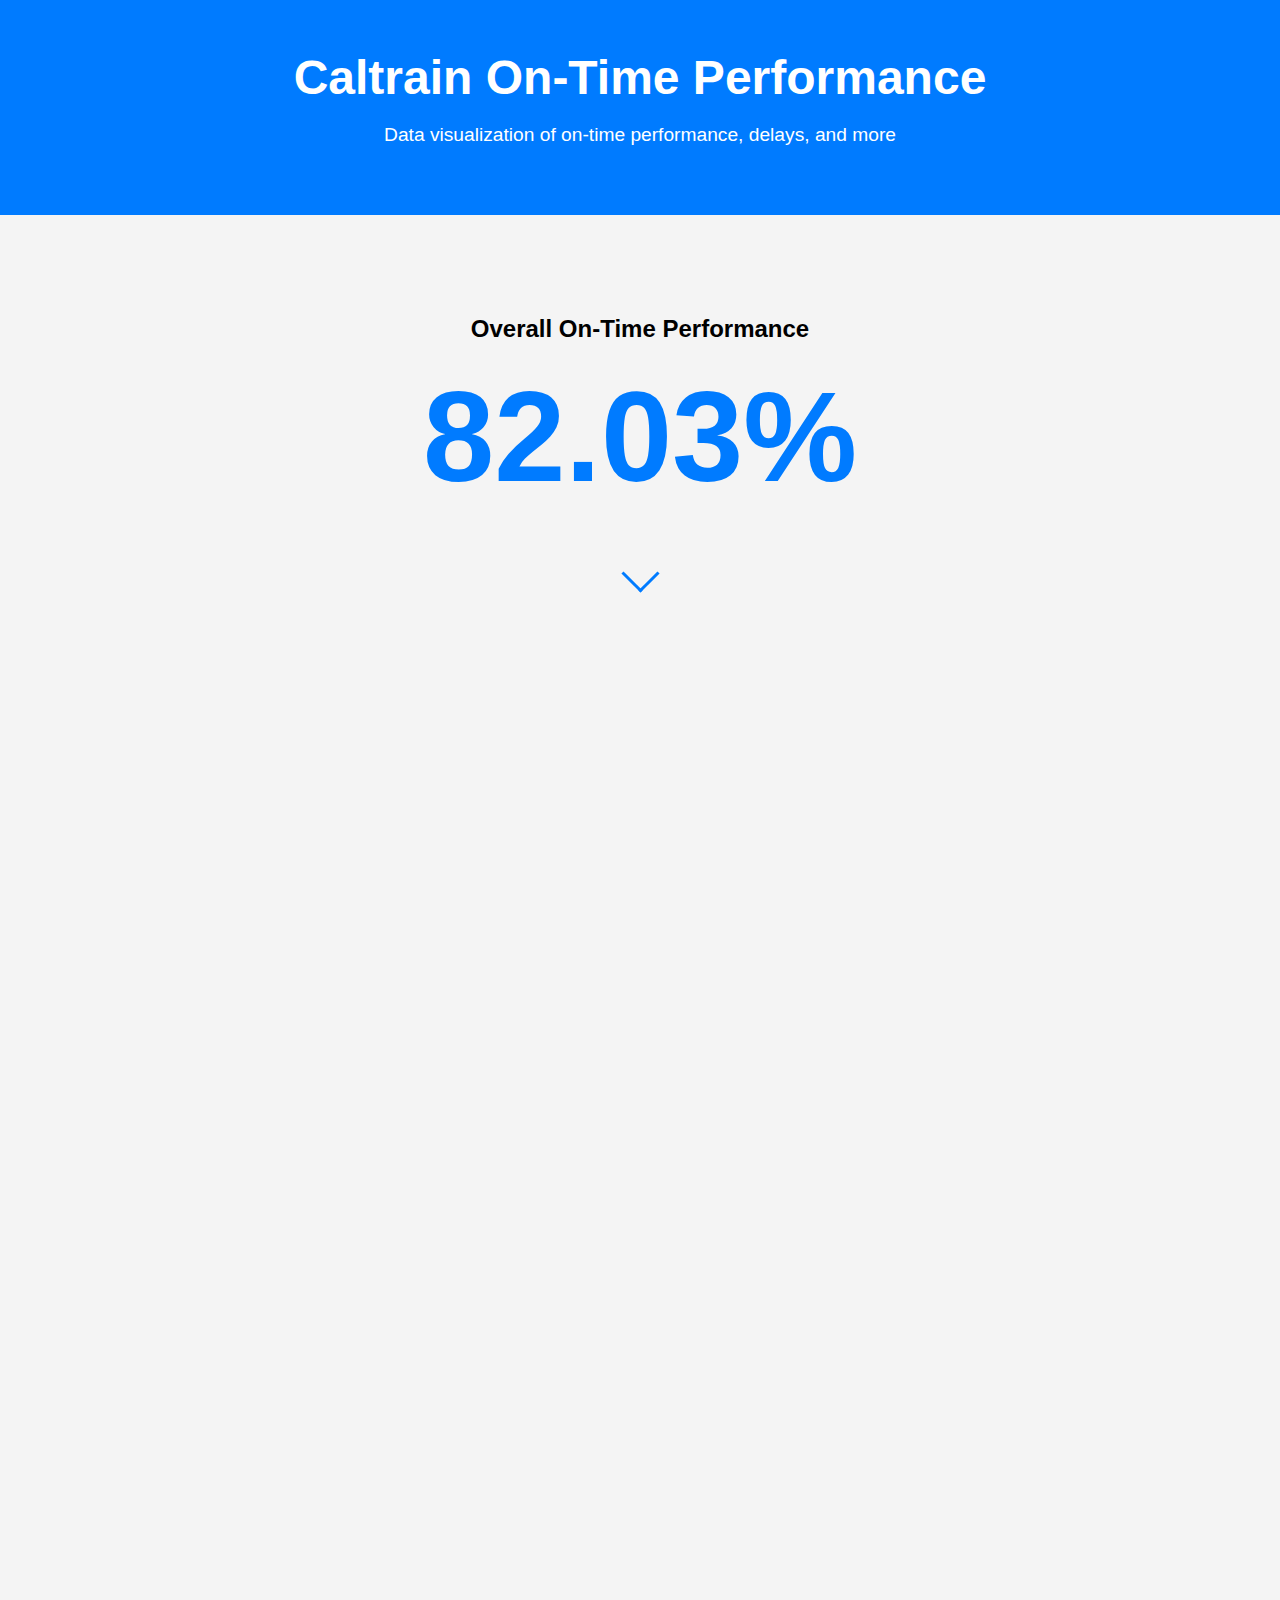
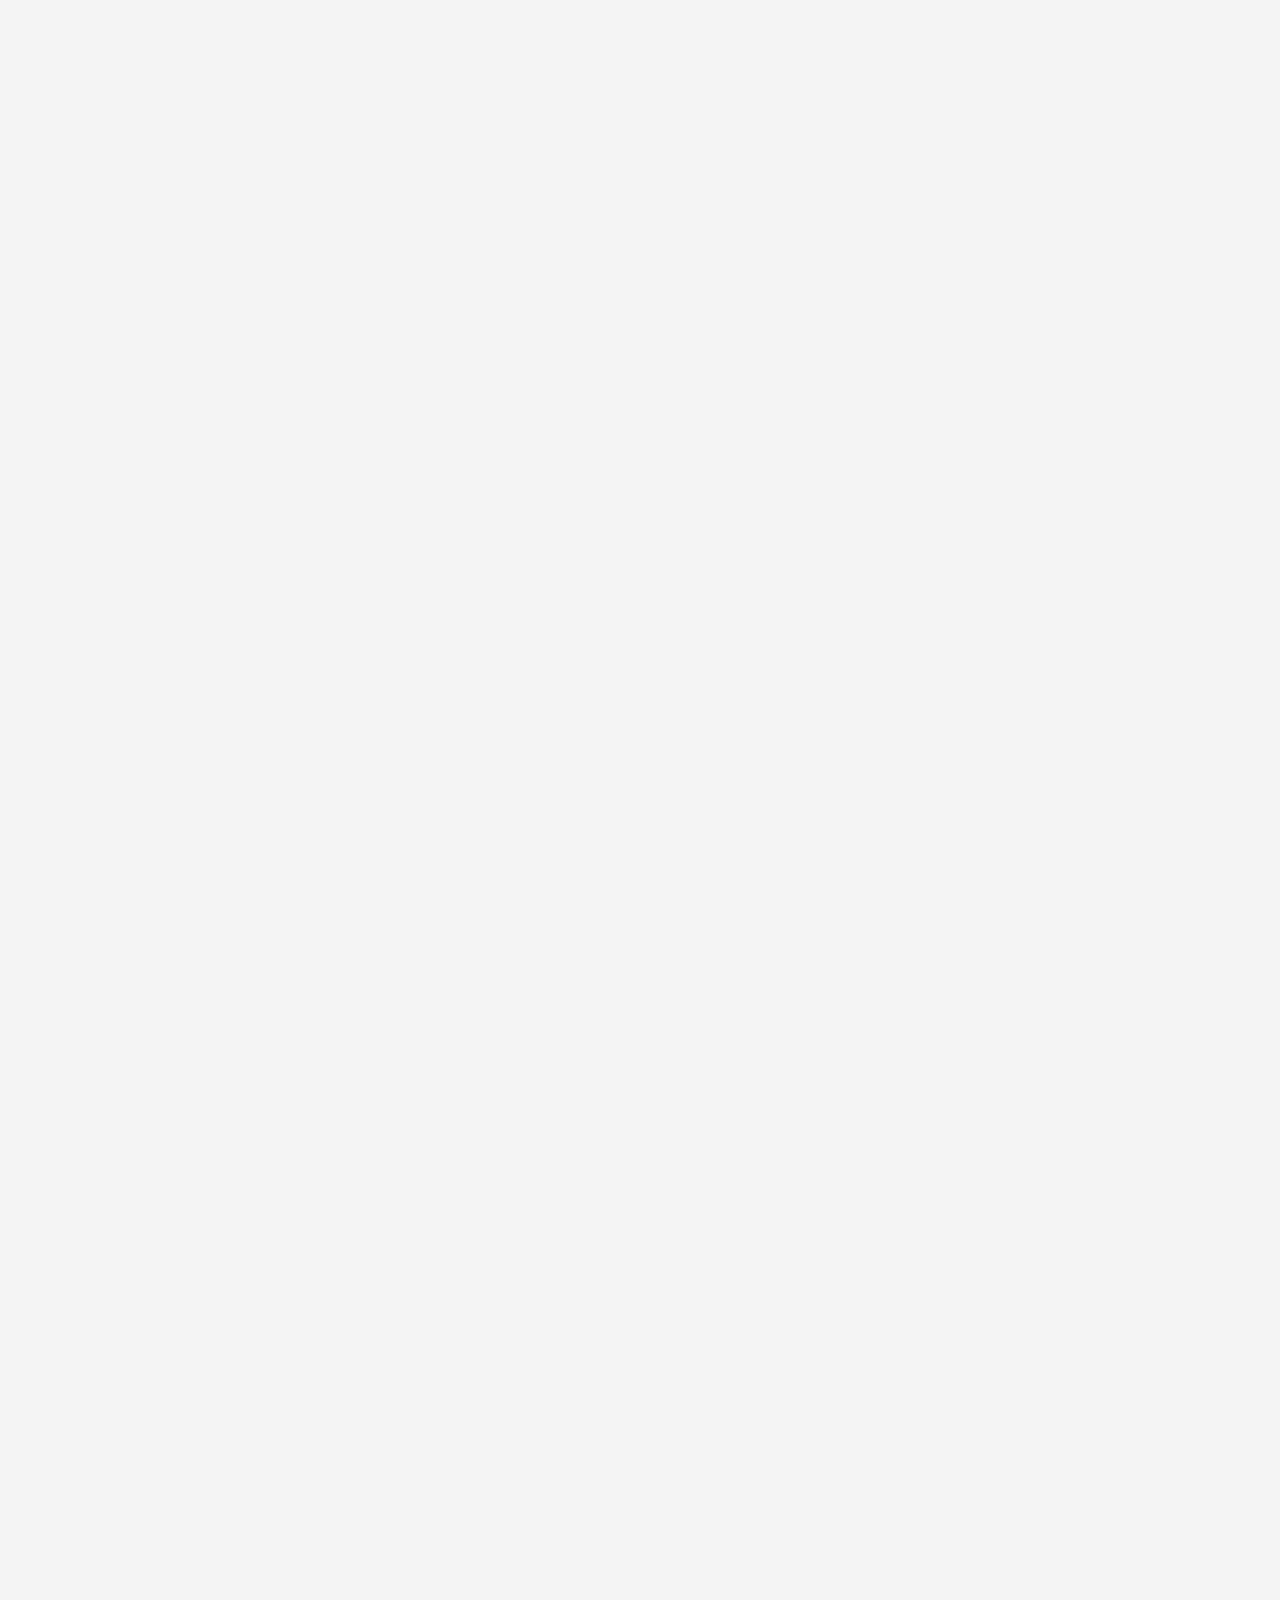
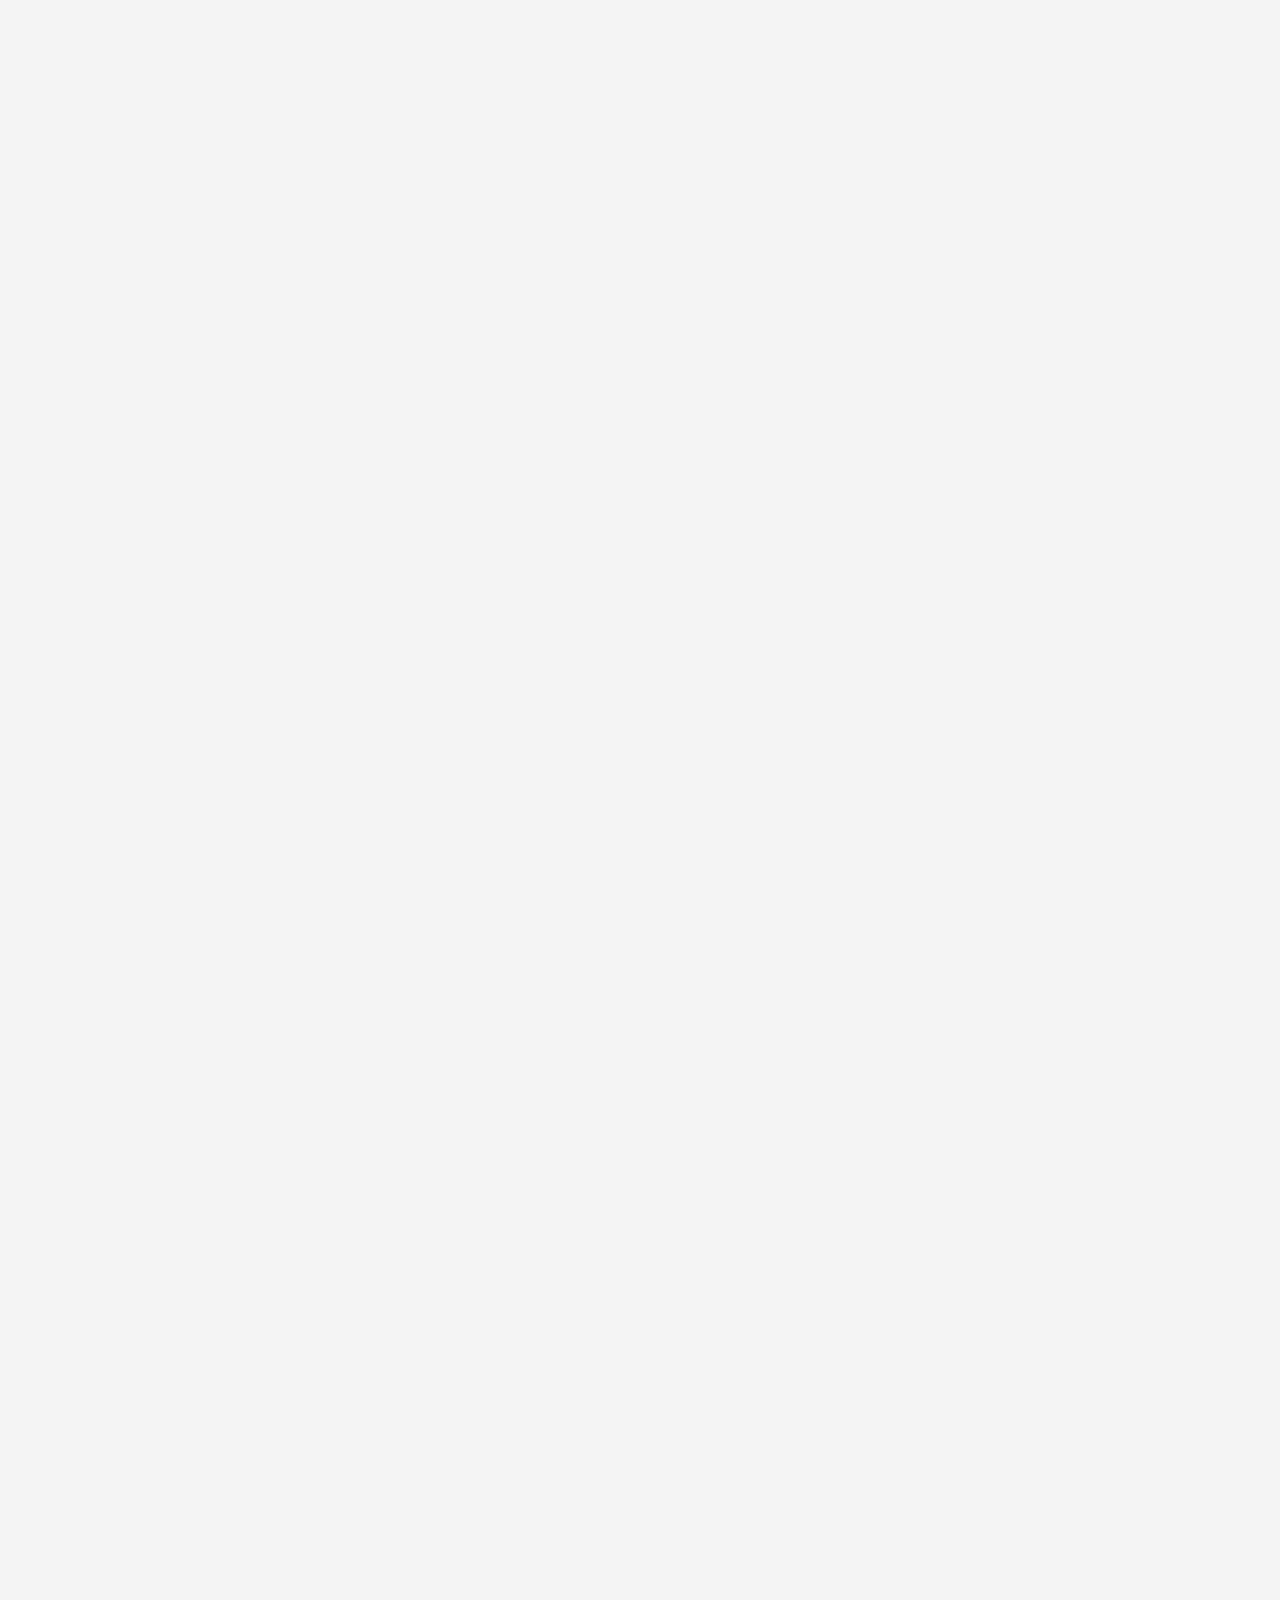
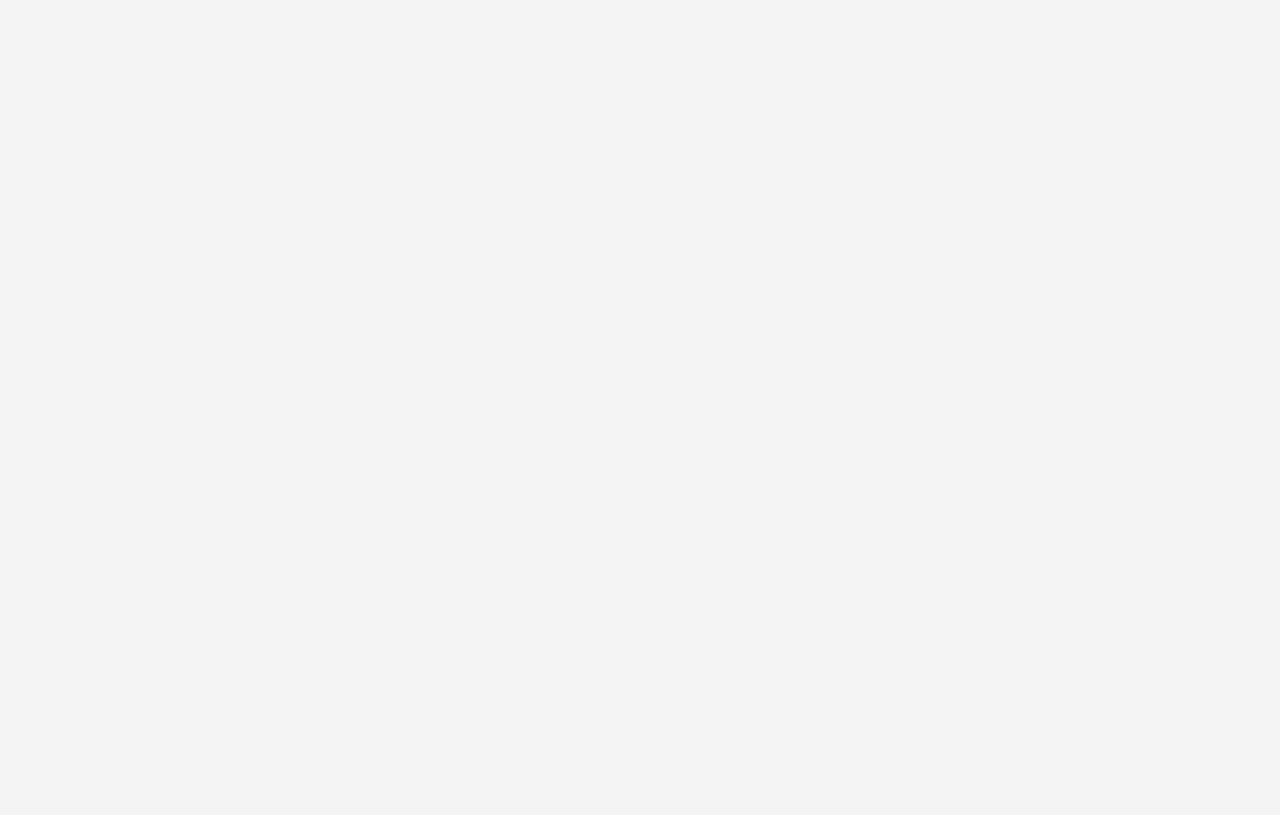
<file: docs/index.html>
<!DOCTYPE html>
<html lang="en">

<head>
    <meta charset="UTF-8">
    <meta name="viewport" content="width=device-width, initial-scale=1.0">
    <title>Caltrain On-Time Performance</title>
    <link rel="stylesheet" href="styles.css">
    <script src="https://cdn.plot.ly/plotly-latest.min.js"></script>
</head>

<body>
    <header class="header">
        <h1>Caltrain On-Time Performance</h1>
        <p>Data visualization of on-time performance, delays, and more</p>
    </header>

    <div class="section" id="overall-performance">
        <h2>Overall On-Time Performance</h2>
        <div id="on-time-performance-percentage"></div>

        <!-- Scroll down arrow -->
        <div class="scroll-indicator">
            <div class="arrow"></div>
        </div>
    </div>


    <div class="section" id="daily-stats">
        <h2>Daily On-Time Statistics</h2>
        <iframe id="daily-stats-iframe" data-src="static/daily_stats.html"></iframe>
    </div>

    <div class="section" id="commute-delays">
        <h2>Commute Delays</h2>
        <iframe id="commute-delays-iframe" data-src="static/commute_delay.html"></iframe>
    </div>

    <div class="section" id="delay-minutes">
        <h2>Delay Minutes</h2>
        <iframe id="delay-minutes-iframe" data-src="static/delay_minutes.html"></iframe>
    </div>

    <div class="section" id="methodology">
        <h2>Methodology</h2>

        <h3>1. Data Collection</h3>
        <p>
            The system fetches real-time train location data from the GTFS-RT (General Transit Feed Specification -
            Real-time)
            API using the API key for the Caltrain operator. The data collected includes each train’s ID, its latitude
            and longitude,
            stop ID, and the timestamp of when the location was recorded. Collected data from <span
                id="start_date"></span> to <span id="stop_date"></span> with <span id="n_datapoints"></span> data
            points.
        </p>

        <h3>2. Storing Data</h3>
        <p>
            The data is stored in an SQLite database (<code>caltrain_lat_long.db</code>). A table called
            <code>train_locations</code>
            is used to store the information if it doesn't already exist. Each record is uniquely identified by the
            combination of
            timestamp, trip ID, and stop ID to prevent duplicate entries.
        </p>

        <h3>3. Data Processing</h3>
        <p>
            The stored data is processed by joining it with additional static data from the GTFS (schedules and stops).
            The system
            calculates the distance between a train's current position and the scheduled stop using the Haversine
            formula to detect
            when a train has arrived at a stop.
        </p>

        <h3>4. On-Time Performance Analysis</h3>
        <p>
            The on-time performance is calculated by comparing the actual arrival time (when the train is closest to the
            stop)
            with the scheduled arrival time. The delay for each trip is computed in minutes, and a trip is flagged as
            "delayed"
            if it arrives more than 4 minutes late.
        </p>

        <h3>5. Performance Metrics</h3>
        <ul>
            <li><b>Overall on-time performance:</b> The percentage of trains arriving on time is calculated.</li>
            <li><b>Best/worst performing trains and stops:</b> Trains and stops with the shortest and longest average
                delays are identified.</li>
            <li><b>Delay severity:</b> Trips are classified as "Minor" (4-15 minutes late) or "Major" (more than 15
                minutes late).</li>
            <li><b>Commute periods:</b> Delays are analyzed separately for morning (6-9 AM) and evening (3:30-7:30 PM)
                commute times.</li>
        </ul>

        <h3>6. Visualizations</h3>
        <p>
            Plotly is used to generate graphs for various metrics such as daily on-time performance, delay severity,
            and delays during morning/evening commute times. These graphs are saved as HTML files and displayed in a
            website using iframes.
        </p>
        <script src="scripts.js"></script>
</body>

</html>
</file>
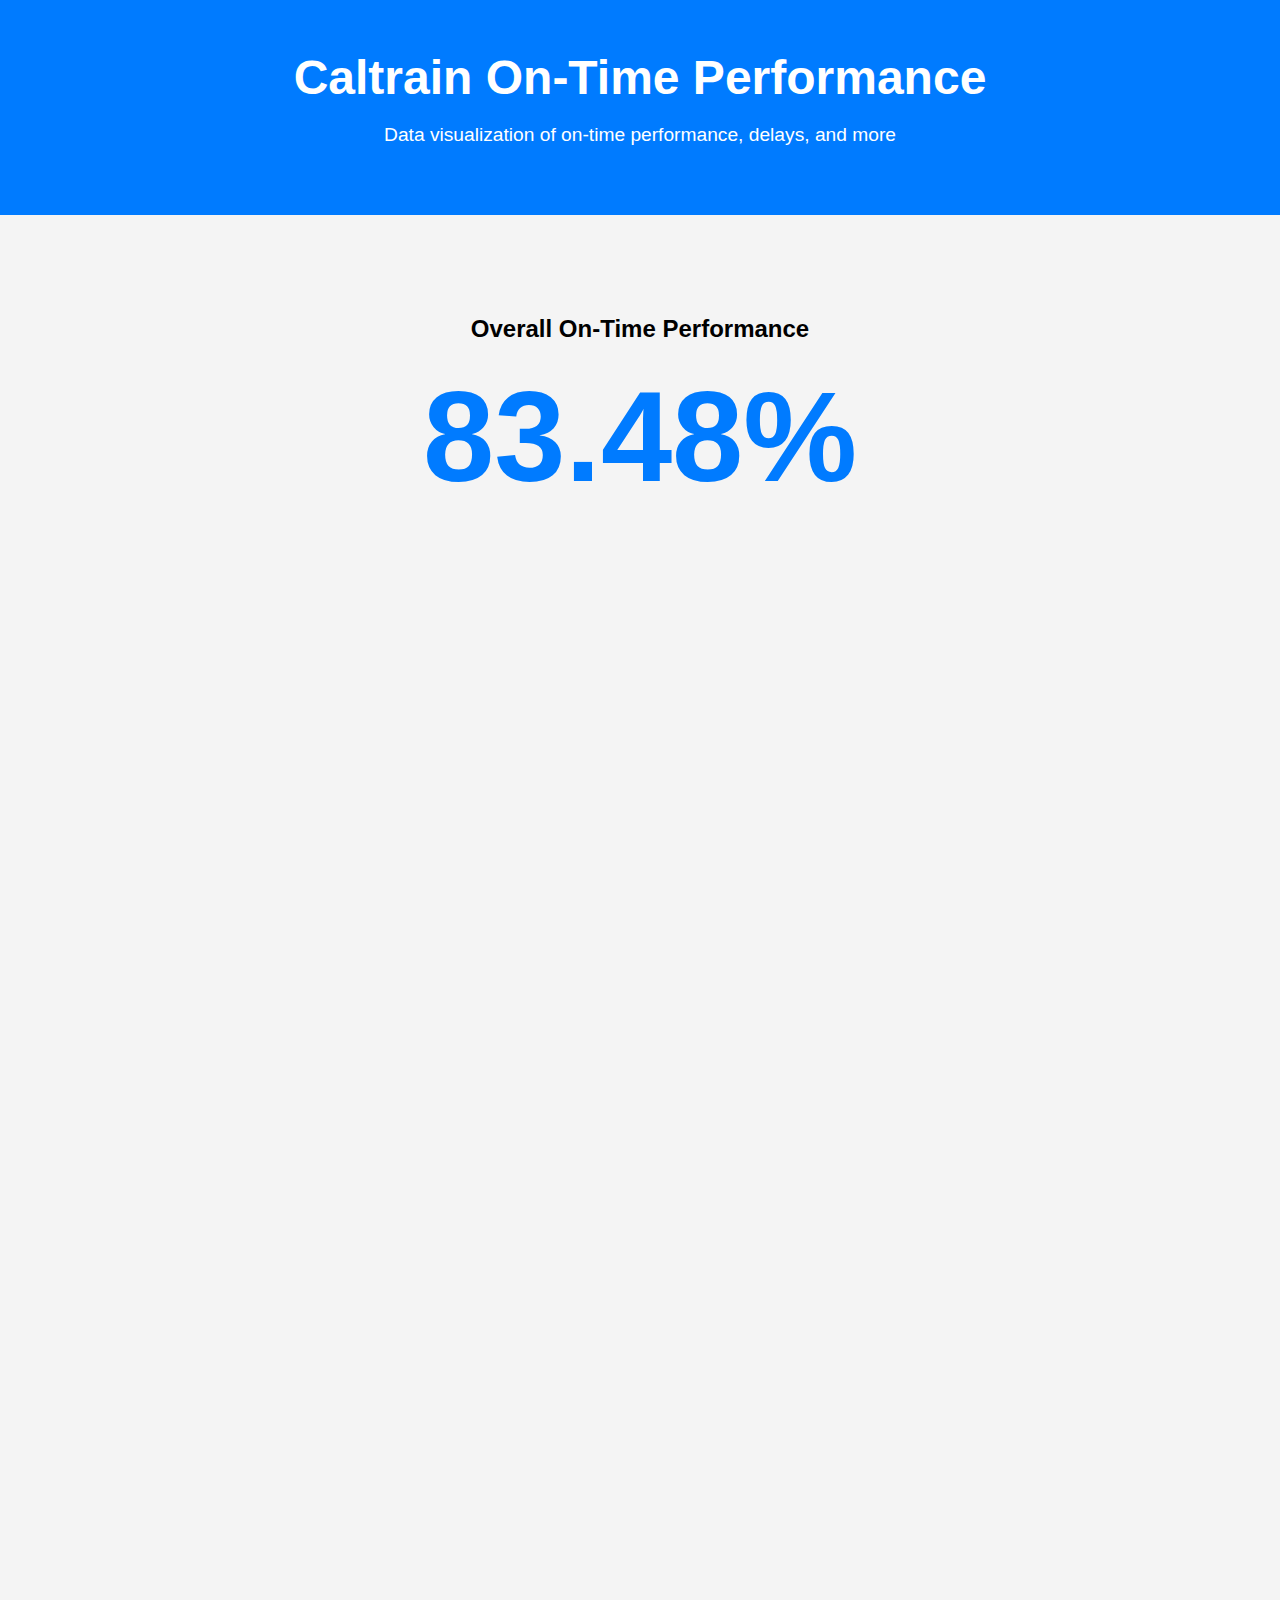
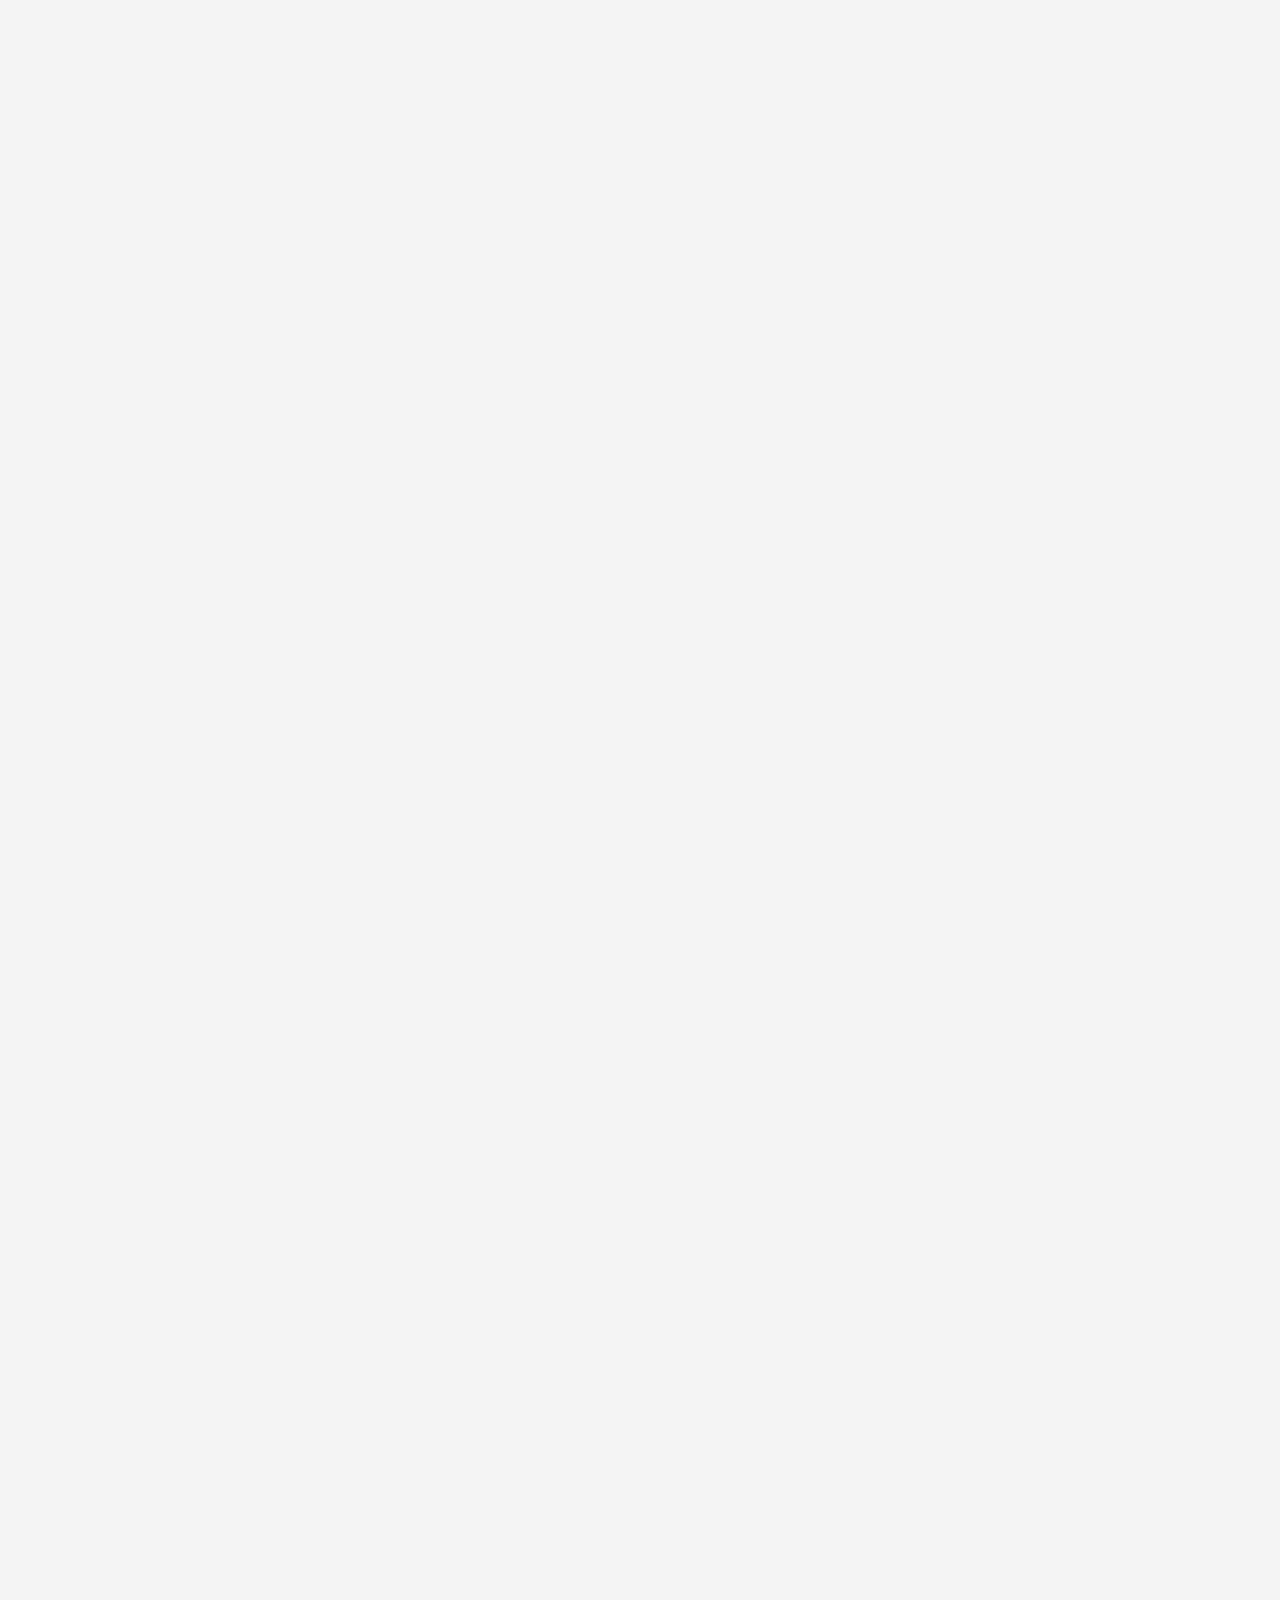
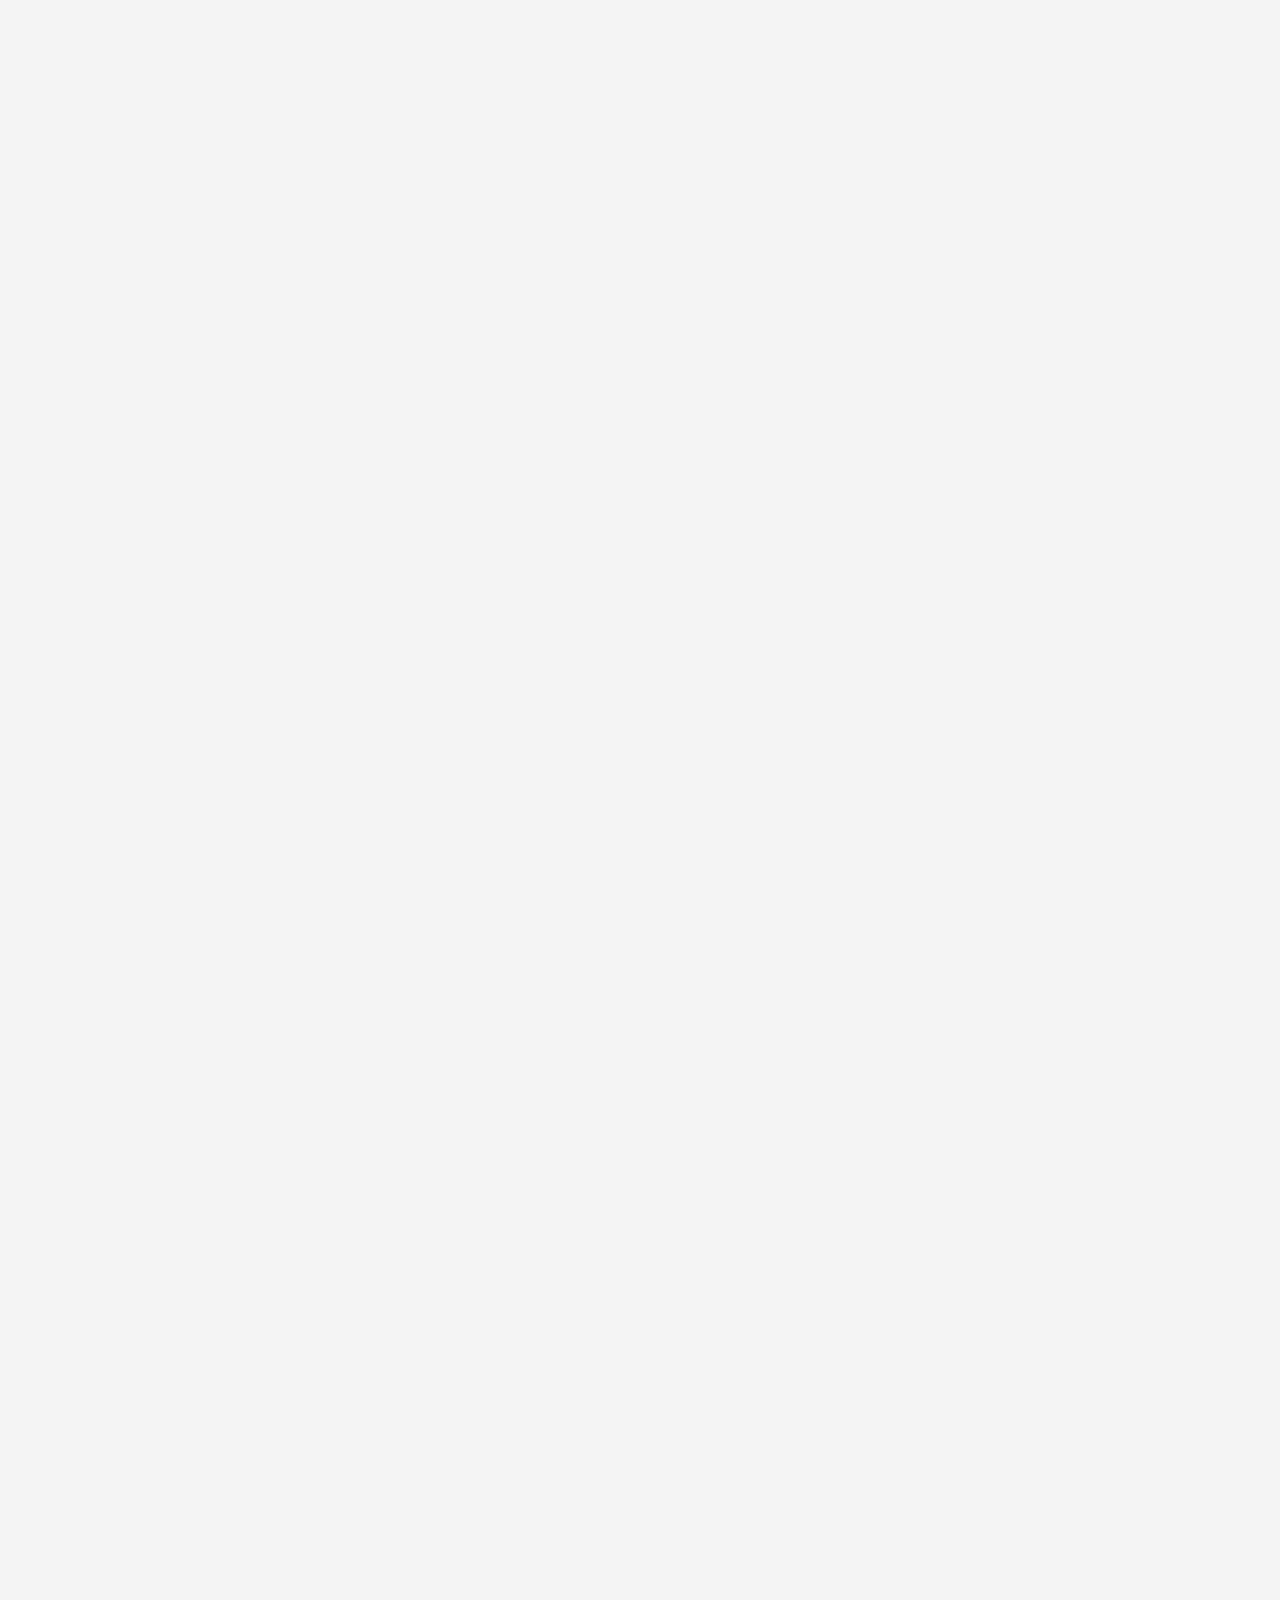
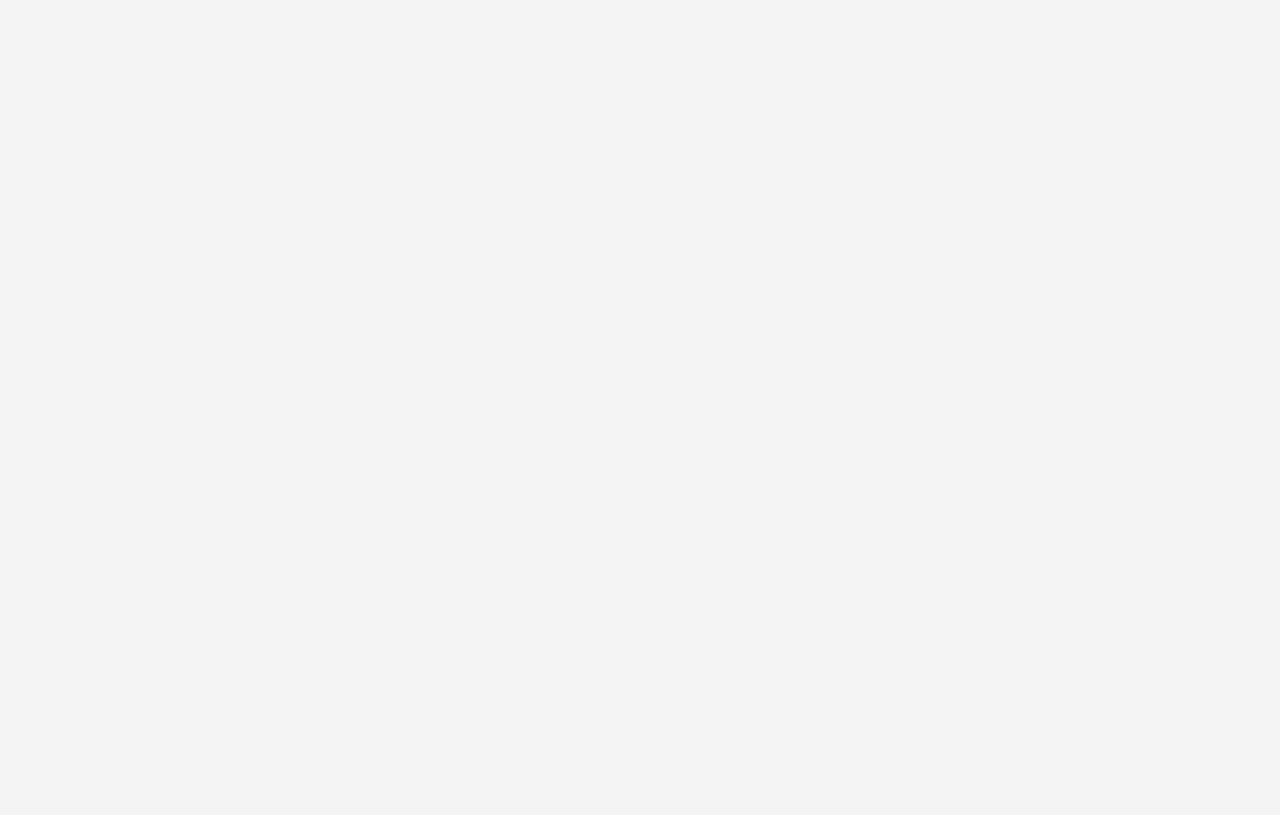
<file: site/index.html>
<!DOCTYPE html>
<html lang="en">

<head>
    <meta charset="UTF-8">
    <meta name="viewport" content="width=device-width, initial-scale=1.0">
    <title>Caltrain On-Time Performance</title>
    <link rel="stylesheet" href="styles.css">
    <script src="https://cdn.plot.ly/plotly-latest.min.js"></script>
</head>

<body>
    <header class="header">
        <h1>Caltrain On-Time Performance</h1>
        <p>Data visualization of on-time performance, delays, and more</p>
    </header>

    <div class="section" id="overall-performance">
        <h2>Overall On-Time Performance</h2>
        <div id="on-time-performance-percentage"></div>
    </div>

    <div class="section" id="daily-stats">
        <h2>Daily On-Time Statistics</h2>
        <iframe id="daily-stats-iframe" data-src="static/daily_stats.html"></iframe>
    </div>

    <div class="section" id="commute-delays">
        <h2>Commute Delays</h2>
        <iframe id="commute-delays-iframe" data-src="static/commute_delay.html"></iframe>
    </div>

    <div class="section" id="delay-minutes">
        <h2>Delay Minutes</h2>
        <iframe id="delay-minutes-iframe" data-src="static/delay_minutes.html"></iframe>
    </div>

    <div class="section" id="methodology">
        <h2>Methodology</h2>

        <h3>1. Data Collection</h3>
        <p>
            The system fetches real-time train location data from the GTFS-RT (General Transit Feed Specification -
            Real-time)
            API using the API key for the Caltrain operator. The data collected includes each train’s ID, its latitude
            and longitude,
            stop ID, and the timestamp of when the location was recorded. Collected data from <span
                id="start_date"></span> to <span id="stop_date"></span> with <span id="n_datapoints"></span> data
            points.
        </p>

        <h3>2. Storing Data</h3>
        <p>
            The data is stored in an SQLite database (<code>caltrain_lat_long.db</code>). A table called
            <code>train_locations</code>
            is used to store the information if it doesn't already exist. Each record is uniquely identified by the
            combination of
            timestamp, trip ID, and stop ID to prevent duplicate entries.
        </p>

        <h3>3. Data Processing</h3>
        <p>
            The stored data is processed by joining it with additional static data from the GTFS (schedules and stops).
            The system
            calculates the distance between a train's current position and the scheduled stop using the Haversine
            formula to detect
            when a train has arrived at a stop.
        </p>

        <h3>4. On-Time Performance Analysis</h3>
        <p>
            The on-time performance is calculated by comparing the actual arrival time (when the train is closest to the
            stop)
            with the scheduled arrival time. The delay for each trip is computed in minutes, and a trip is flagged as
            "delayed"
            if it arrives more than 4 minutes late.
        </p>

        <h3>5. Performance Metrics</h3>
        <ul>
            <li><b>Overall on-time performance:</b> The percentage of trains arriving on time is calculated.</li>
            <li><b>Best/worst performing trains and stops:</b> Trains and stops with the shortest and longest average
                delays are identified.</li>
            <li><b>Delay severity:</b> Trips are classified as "Minor" (4-15 minutes late) or "Major" (more than 15
                minutes late).</li>
            <li><b>Commute periods:</b> Delays are analyzed separately for morning (6-9 AM) and evening (3:30-7:30 PM)
                commute times.</li>
        </ul>

        <h3>6. Visualizations</h3>
        <p>
            Plotly is used to generate graphs for various metrics such as daily on-time performance, delay severity,
            and delays during morning/evening commute times. These graphs are saved as HTML files and displayed in a
            website using iframes.
        </p>
        <script src="scripts.js"></script>
</body>

</html>
</file>
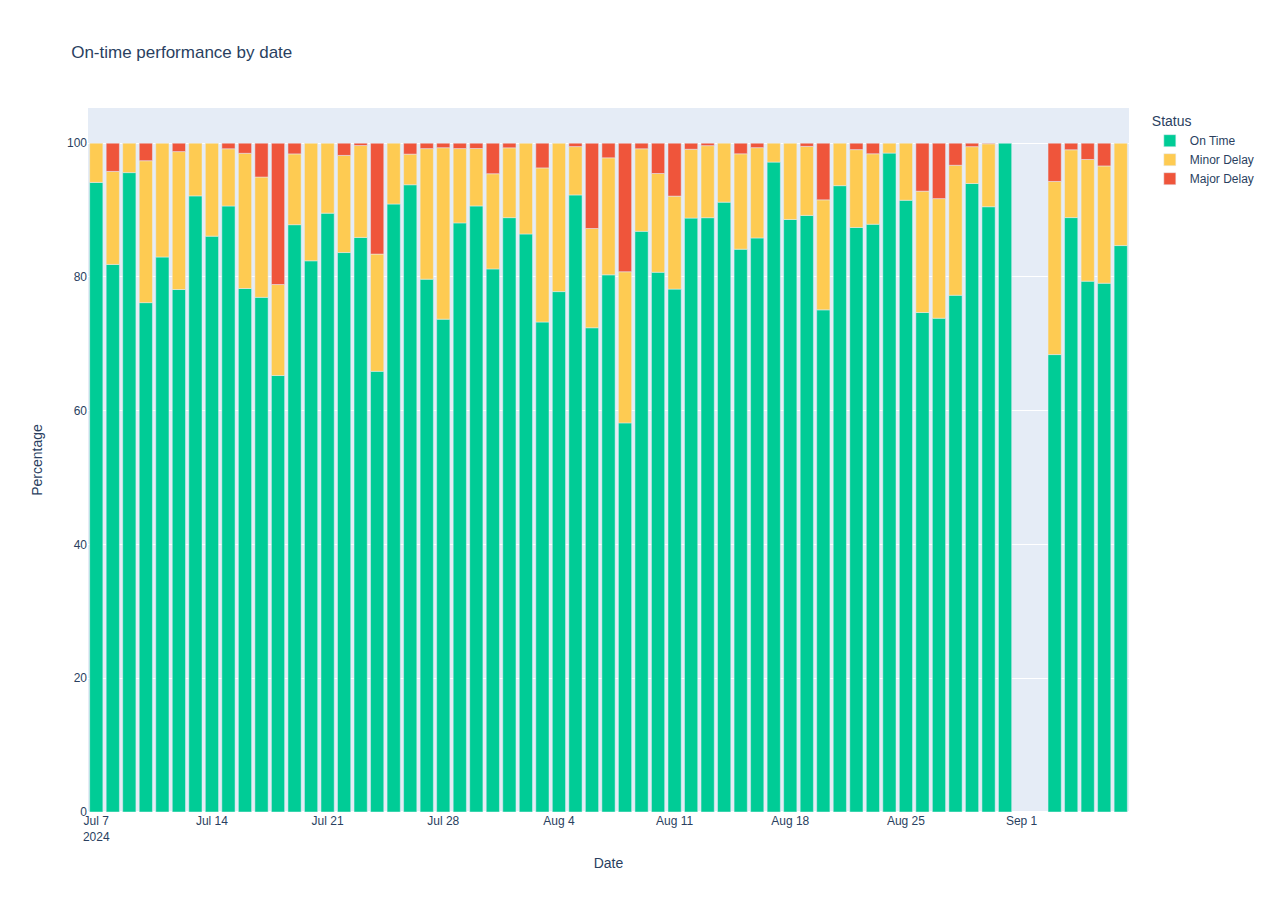
<file: plotly_graph.html>
<html>
<head><meta charset="utf-8" /></head>
<body>
    <div>                        <script type="text/javascript">window.PlotlyConfig = {MathJaxConfig: 'local'};</script>
        <script charset="utf-8" src="https://cdn.plot.ly/plotly-2.35.0.min.js"></script>                <div id="c4df2da8-511f-4a72-9fdb-b6e4fd91a8cb" class="plotly-graph-div" style="height:100%; width:100%;"></div>            <script type="text/javascript">                                    window.PLOTLYENV=window.PLOTLYENV || {};                                    if (document.getElementById("c4df2da8-511f-4a72-9fdb-b6e4fd91a8cb")) {                    Plotly.newPlot(                        "c4df2da8-511f-4a72-9fdb-b6e4fd91a8cb",                        [{"alignmentgroup":"True","hovertemplate":"Status=On Time\u003cbr\u003eDate=%{x}\u003cbr\u003ePercentage=%{y}\u003cextra\u003e\u003c\u002fextra\u003e","legendgroup":"On Time","marker":{"color":"#00CC96","pattern":{"shape":""}},"name":"On Time","offsetgroup":"On Time","orientation":"v","showlegend":true,"textposition":"auto","x":["2024-07-07","2024-07-08","2024-07-09","2024-07-10","2024-07-11","2024-07-12","2024-07-13","2024-07-14","2024-07-15","2024-07-16","2024-07-17","2024-07-18","2024-07-19","2024-07-20","2024-07-21","2024-07-22","2024-07-23","2024-07-24","2024-07-25","2024-07-26","2024-07-27","2024-07-28","2024-07-29","2024-07-30","2024-07-31","2024-08-01","2024-08-02","2024-08-03","2024-08-04","2024-08-05","2024-08-06","2024-08-07","2024-08-08","2024-08-09","2024-08-10","2024-08-11","2024-08-12","2024-08-13","2024-08-14","2024-08-15","2024-08-16","2024-08-17","2024-08-18","2024-08-19","2024-08-20","2024-08-21","2024-08-22","2024-08-23","2024-08-24","2024-08-25","2024-08-26","2024-08-27","2024-08-28","2024-08-29","2024-08-30","2024-08-31","2024-09-03","2024-09-04","2024-09-05","2024-09-06","2024-09-07"],"xaxis":"x","y":[94.14225941422593,81.87869822485207,95.60185185185185,76.16229923922232,82.98429319371728,78.12269031781227,92.12328767123287,86.10567514677103,90.61317183951552,78.27338129496403,76.9501054111033,65.26315789473685,87.81416603198781,82.41563055062167,89.54468802698145,83.65019011406845,85.91426071741033,65.893470790378,90.9090909090909,93.7857726901063,79.67479674796748,73.69308600337267,88.08479532163743,90.61946902654867,81.20243531202436,88.871834228703,86.42960812772134,73.26440177252584,77.81021897810218,92.26379201014585,72.40356083086054,80.32069970845481,58.18181818181818,86.82926829268293,80.70469798657717,78.18532818532819,88.80258899676376,88.86168910648715,91.18942731277532,84.1534612176814,85.83333333333333,97.1764705882353,88.60103626943005,89.20634920634922,75.0814332247557,93.6495791889824,87.39967897271268,87.88410886742757,98.52216748768473,91.46757679180887,74.68354430379746,73.8296239447429,77.26415094339623,93.97071490094746,90.50042408821035,100.0,68.39266450916936,88.87795275590551,79.37427578215527,79.06482465462274,84.6938775510204],"yaxis":"y","type":"bar"},{"alignmentgroup":"True","hovertemplate":"Status=Minor Delay\u003cbr\u003eDate=%{x}\u003cbr\u003ePercentage=%{y}\u003cextra\u003e\u003c\u002fextra\u003e","legendgroup":"Minor Delay","marker":{"color":"#FECB52","pattern":{"shape":""}},"name":"Minor Delay","offsetgroup":"Minor Delay","orientation":"v","showlegend":true,"textposition":"auto","x":["2024-07-07","2024-07-08","2024-07-09","2024-07-10","2024-07-11","2024-07-12","2024-07-13","2024-07-14","2024-07-15","2024-07-16","2024-07-17","2024-07-18","2024-07-19","2024-07-20","2024-07-21","2024-07-22","2024-07-23","2024-07-24","2024-07-25","2024-07-26","2024-07-27","2024-07-28","2024-07-29","2024-07-30","2024-07-31","2024-08-01","2024-08-02","2024-08-03","2024-08-04","2024-08-05","2024-08-06","2024-08-07","2024-08-08","2024-08-09","2024-08-10","2024-08-11","2024-08-12","2024-08-13","2024-08-14","2024-08-15","2024-08-16","2024-08-17","2024-08-18","2024-08-19","2024-08-20","2024-08-21","2024-08-22","2024-08-23","2024-08-24","2024-08-25","2024-08-26","2024-08-27","2024-08-28","2024-08-29","2024-08-30","2024-08-31","2024-09-03","2024-09-04","2024-09-05","2024-09-06","2024-09-07"],"xaxis":"x","y":[5.857740585774058,13.905325443786982,4.398148148148148,21.21724429416737,17.015706806282722,20.620842572062084,7.876712328767123,13.894324853228962,8.554125662376986,20.215827338129497,17.990161630358397,13.603238866396762,10.586443259710586,17.584369449378332,10.45531197301855,14.52471482889734,13.73578302712161,17.525773195876287,9.090909090909092,4.578904333605887,19.51219512195122,25.632377740303543,11.11111111111111,8.584070796460178,14.231354642313546,10.437452033768228,13.570391872278664,23.042836041358935,22.18978102189781,7.228915662650602,14.836795252225517,17.49271137026239,22.597402597402596,12.334494773519165,14.76510067114094,13.8996138996139,10.29126213592233,10.771113831089352,8.81057268722467,14.261884904086738,13.5,2.823529411764706,11.398963730569948,10.317460317460316,16.449511400651463,6.350420811017597,11.637239165329053,10.535557506584723,1.477832512315271,8.532423208191126,18.143459915611814,17.88181120491174,19.433962264150946,5.512489233419466,9.414758269720101,null,25.88996763754045,10.137795275590552,18.192352259559673,17.534537725823593,15.306122448979592],"yaxis":"y","type":"bar"},{"alignmentgroup":"True","hovertemplate":"Status=Major Delay\u003cbr\u003eDate=%{x}\u003cbr\u003ePercentage=%{y}\u003cextra\u003e\u003c\u002fextra\u003e","legendgroup":"Major Delay","marker":{"color":"#EF553B","pattern":{"shape":""}},"name":"Major Delay","offsetgroup":"Major Delay","orientation":"v","showlegend":true,"textposition":"auto","x":["2024-07-07","2024-07-08","2024-07-09","2024-07-10","2024-07-11","2024-07-12","2024-07-13","2024-07-14","2024-07-15","2024-07-16","2024-07-17","2024-07-18","2024-07-19","2024-07-20","2024-07-21","2024-07-22","2024-07-23","2024-07-24","2024-07-25","2024-07-26","2024-07-27","2024-07-28","2024-07-29","2024-07-30","2024-07-31","2024-08-01","2024-08-02","2024-08-03","2024-08-04","2024-08-05","2024-08-06","2024-08-07","2024-08-08","2024-08-09","2024-08-10","2024-08-11","2024-08-12","2024-08-13","2024-08-14","2024-08-15","2024-08-16","2024-08-17","2024-08-18","2024-08-19","2024-08-20","2024-08-21","2024-08-22","2024-08-23","2024-08-24","2024-08-25","2024-08-26","2024-08-27","2024-08-28","2024-08-29","2024-08-30","2024-08-31","2024-09-03","2024-09-04","2024-09-05","2024-09-06","2024-09-07"],"xaxis":"x","y":[null,4.215976331360947,null,2.6204564666103125,null,1.2564671101256468,null,null,0.8327024981074944,1.5107913669064748,5.0597329585383,21.133603238866396,1.5993907083015995,null,null,1.8250950570342206,0.3499562554680665,16.580756013745702,null,1.6353229762878168,0.8130081300813009,0.6745362563237773,0.804093567251462,0.7964601769911505,4.5662100456621,0.6907137375287797,null,3.6927621861152145,null,0.507292327203551,12.759643916913946,2.186588921282799,19.22077922077922,0.8362369337979094,4.530201342281879,7.915057915057915,0.9061488673139159,0.36719706242350064,null,1.58465387823186,0.6666666666666667,null,null,0.4761904761904762,8.469055374592834,null,0.9630818619582664,1.5803336259877085,null,null,7.172995780590717,8.288564850345356,3.30188679245283,0.516795865633075,0.08481764206955046,null,5.717367853290183,0.984251968503937,2.4333719582850524,3.4006376195536663,null],"yaxis":"y","type":"bar"}],                        {"template":{"data":{"histogram2dcontour":[{"type":"histogram2dcontour","colorbar":{"outlinewidth":0,"ticks":""},"colorscale":[[0.0,"#0d0887"],[0.1111111111111111,"#46039f"],[0.2222222222222222,"#7201a8"],[0.3333333333333333,"#9c179e"],[0.4444444444444444,"#bd3786"],[0.5555555555555556,"#d8576b"],[0.6666666666666666,"#ed7953"],[0.7777777777777778,"#fb9f3a"],[0.8888888888888888,"#fdca26"],[1.0,"#f0f921"]]}],"choropleth":[{"type":"choropleth","colorbar":{"outlinewidth":0,"ticks":""}}],"histogram2d":[{"type":"histogram2d","colorbar":{"outlinewidth":0,"ticks":""},"colorscale":[[0.0,"#0d0887"],[0.1111111111111111,"#46039f"],[0.2222222222222222,"#7201a8"],[0.3333333333333333,"#9c179e"],[0.4444444444444444,"#bd3786"],[0.5555555555555556,"#d8576b"],[0.6666666666666666,"#ed7953"],[0.7777777777777778,"#fb9f3a"],[0.8888888888888888,"#fdca26"],[1.0,"#f0f921"]]}],"heatmap":[{"type":"heatmap","colorbar":{"outlinewidth":0,"ticks":""},"colorscale":[[0.0,"#0d0887"],[0.1111111111111111,"#46039f"],[0.2222222222222222,"#7201a8"],[0.3333333333333333,"#9c179e"],[0.4444444444444444,"#bd3786"],[0.5555555555555556,"#d8576b"],[0.6666666666666666,"#ed7953"],[0.7777777777777778,"#fb9f3a"],[0.8888888888888888,"#fdca26"],[1.0,"#f0f921"]]}],"heatmapgl":[{"type":"heatmapgl","colorbar":{"outlinewidth":0,"ticks":""},"colorscale":[[0.0,"#0d0887"],[0.1111111111111111,"#46039f"],[0.2222222222222222,"#7201a8"],[0.3333333333333333,"#9c179e"],[0.4444444444444444,"#bd3786"],[0.5555555555555556,"#d8576b"],[0.6666666666666666,"#ed7953"],[0.7777777777777778,"#fb9f3a"],[0.8888888888888888,"#fdca26"],[1.0,"#f0f921"]]}],"contourcarpet":[{"type":"contourcarpet","colorbar":{"outlinewidth":0,"ticks":""}}],"contour":[{"type":"contour","colorbar":{"outlinewidth":0,"ticks":""},"colorscale":[[0.0,"#0d0887"],[0.1111111111111111,"#46039f"],[0.2222222222222222,"#7201a8"],[0.3333333333333333,"#9c179e"],[0.4444444444444444,"#bd3786"],[0.5555555555555556,"#d8576b"],[0.6666666666666666,"#ed7953"],[0.7777777777777778,"#fb9f3a"],[0.8888888888888888,"#fdca26"],[1.0,"#f0f921"]]}],"surface":[{"type":"surface","colorbar":{"outlinewidth":0,"ticks":""},"colorscale":[[0.0,"#0d0887"],[0.1111111111111111,"#46039f"],[0.2222222222222222,"#7201a8"],[0.3333333333333333,"#9c179e"],[0.4444444444444444,"#bd3786"],[0.5555555555555556,"#d8576b"],[0.6666666666666666,"#ed7953"],[0.7777777777777778,"#fb9f3a"],[0.8888888888888888,"#fdca26"],[1.0,"#f0f921"]]}],"mesh3d":[{"type":"mesh3d","colorbar":{"outlinewidth":0,"ticks":""}}],"scatter":[{"fillpattern":{"fillmode":"overlay","size":10,"solidity":0.2},"type":"scatter"}],"parcoords":[{"type":"parcoords","line":{"colorbar":{"outlinewidth":0,"ticks":""}}}],"scatterpolargl":[{"type":"scatterpolargl","marker":{"colorbar":{"outlinewidth":0,"ticks":""}}}],"bar":[{"error_x":{"color":"#2a3f5f"},"error_y":{"color":"#2a3f5f"},"marker":{"line":{"color":"#E5ECF6","width":0.5},"pattern":{"fillmode":"overlay","size":10,"solidity":0.2}},"type":"bar"}],"scattergeo":[{"type":"scattergeo","marker":{"colorbar":{"outlinewidth":0,"ticks":""}}}],"scatterpolar":[{"type":"scatterpolar","marker":{"colorbar":{"outlinewidth":0,"ticks":""}}}],"histogram":[{"marker":{"pattern":{"fillmode":"overlay","size":10,"solidity":0.2}},"type":"histogram"}],"scattergl":[{"type":"scattergl","marker":{"colorbar":{"outlinewidth":0,"ticks":""}}}],"scatter3d":[{"type":"scatter3d","line":{"colorbar":{"outlinewidth":0,"ticks":""}},"marker":{"colorbar":{"outlinewidth":0,"ticks":""}}}],"scattermapbox":[{"type":"scattermapbox","marker":{"colorbar":{"outlinewidth":0,"ticks":""}}}],"scatterternary":[{"type":"scatterternary","marker":{"colorbar":{"outlinewidth":0,"ticks":""}}}],"scattercarpet":[{"type":"scattercarpet","marker":{"colorbar":{"outlinewidth":0,"ticks":""}}}],"carpet":[{"aaxis":{"endlinecolor":"#2a3f5f","gridcolor":"white","linecolor":"white","minorgridcolor":"white","startlinecolor":"#2a3f5f"},"baxis":{"endlinecolor":"#2a3f5f","gridcolor":"white","linecolor":"white","minorgridcolor":"white","startlinecolor":"#2a3f5f"},"type":"carpet"}],"table":[{"cells":{"fill":{"color":"#EBF0F8"},"line":{"color":"white"}},"header":{"fill":{"color":"#C8D4E3"},"line":{"color":"white"}},"type":"table"}],"barpolar":[{"marker":{"line":{"color":"#E5ECF6","width":0.5},"pattern":{"fillmode":"overlay","size":10,"solidity":0.2}},"type":"barpolar"}],"pie":[{"automargin":true,"type":"pie"}]},"layout":{"autotypenumbers":"strict","colorway":["#636efa","#EF553B","#00cc96","#ab63fa","#FFA15A","#19d3f3","#FF6692","#B6E880","#FF97FF","#FECB52"],"font":{"color":"#2a3f5f"},"hovermode":"closest","hoverlabel":{"align":"left"},"paper_bgcolor":"white","plot_bgcolor":"#E5ECF6","polar":{"bgcolor":"#E5ECF6","angularaxis":{"gridcolor":"white","linecolor":"white","ticks":""},"radialaxis":{"gridcolor":"white","linecolor":"white","ticks":""}},"ternary":{"bgcolor":"#E5ECF6","aaxis":{"gridcolor":"white","linecolor":"white","ticks":""},"baxis":{"gridcolor":"white","linecolor":"white","ticks":""},"caxis":{"gridcolor":"white","linecolor":"white","ticks":""}},"coloraxis":{"colorbar":{"outlinewidth":0,"ticks":""}},"colorscale":{"sequential":[[0.0,"#0d0887"],[0.1111111111111111,"#46039f"],[0.2222222222222222,"#7201a8"],[0.3333333333333333,"#9c179e"],[0.4444444444444444,"#bd3786"],[0.5555555555555556,"#d8576b"],[0.6666666666666666,"#ed7953"],[0.7777777777777778,"#fb9f3a"],[0.8888888888888888,"#fdca26"],[1.0,"#f0f921"]],"sequentialminus":[[0.0,"#0d0887"],[0.1111111111111111,"#46039f"],[0.2222222222222222,"#7201a8"],[0.3333333333333333,"#9c179e"],[0.4444444444444444,"#bd3786"],[0.5555555555555556,"#d8576b"],[0.6666666666666666,"#ed7953"],[0.7777777777777778,"#fb9f3a"],[0.8888888888888888,"#fdca26"],[1.0,"#f0f921"]],"diverging":[[0,"#8e0152"],[0.1,"#c51b7d"],[0.2,"#de77ae"],[0.3,"#f1b6da"],[0.4,"#fde0ef"],[0.5,"#f7f7f7"],[0.6,"#e6f5d0"],[0.7,"#b8e186"],[0.8,"#7fbc41"],[0.9,"#4d9221"],[1,"#276419"]]},"xaxis":{"gridcolor":"white","linecolor":"white","ticks":"","title":{"standoff":15},"zerolinecolor":"white","automargin":true,"zerolinewidth":2},"yaxis":{"gridcolor":"white","linecolor":"white","ticks":"","title":{"standoff":15},"zerolinecolor":"white","automargin":true,"zerolinewidth":2},"scene":{"xaxis":{"backgroundcolor":"#E5ECF6","gridcolor":"white","linecolor":"white","showbackground":true,"ticks":"","zerolinecolor":"white","gridwidth":2},"yaxis":{"backgroundcolor":"#E5ECF6","gridcolor":"white","linecolor":"white","showbackground":true,"ticks":"","zerolinecolor":"white","gridwidth":2},"zaxis":{"backgroundcolor":"#E5ECF6","gridcolor":"white","linecolor":"white","showbackground":true,"ticks":"","zerolinecolor":"white","gridwidth":2}},"shapedefaults":{"line":{"color":"#2a3f5f"}},"annotationdefaults":{"arrowcolor":"#2a3f5f","arrowhead":0,"arrowwidth":1},"geo":{"bgcolor":"white","landcolor":"#E5ECF6","subunitcolor":"white","showland":true,"showlakes":true,"lakecolor":"white"},"title":{"x":0.05},"mapbox":{"style":"light"}}},"xaxis":{"anchor":"y","domain":[0.0,1.0],"title":{"text":"Date"}},"yaxis":{"anchor":"x","domain":[0.0,1.0],"title":{"text":"Percentage"}},"legend":{"title":{"text":"Status"},"tracegroupgap":0},"title":{"text":"On-time performance by date"},"barmode":"relative"},                        {"responsive": true}                    )                };                            </script>        </div>
</body>
</html>
</file>
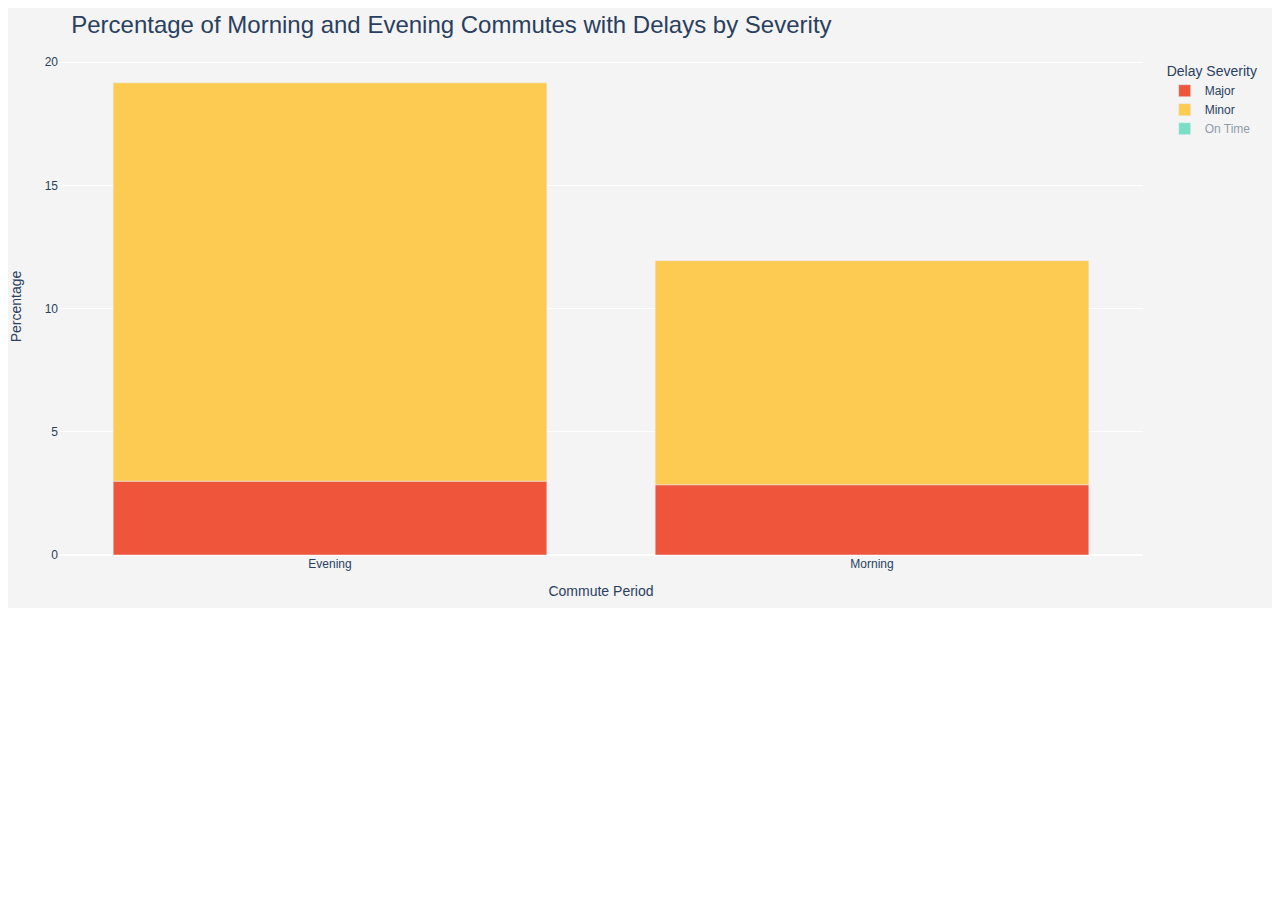
<file: site/static/commute_delay.html>
<html>
<head><meta charset="utf-8" /></head>
<body>
    <div>                        <script type="text/javascript">window.PlotlyConfig = {MathJaxConfig: 'local'};</script>
        <script charset="utf-8" src="https://cdn.plot.ly/plotly-2.35.0.min.js"></script>                <div id="b9ba0e53-401a-48d9-a3b4-d5cba2943da0" class="plotly-graph-div" style="height:600px; width:100%;"></div>            <script type="text/javascript">                                    window.PLOTLYENV=window.PLOTLYENV || {};                                    if (document.getElementById("b9ba0e53-401a-48d9-a3b4-d5cba2943da0")) {                    Plotly.newPlot(                        "b9ba0e53-401a-48d9-a3b4-d5cba2943da0",                        [{"alignmentgroup":"True","hovertemplate":"Delay Severity=Major\u003cbr\u003eCommute Period=%{x}\u003cbr\u003ePercentage=%{y}\u003cextra\u003e\u003c\u002fextra\u003e","legendgroup":"Major","marker":{"color":"#EF553B","pattern":{"shape":""}},"name":"Major","offsetgroup":"Major","orientation":"v","showlegend":true,"textposition":"auto","x":["Evening","Morning"],"xaxis":"x","y":[2.997952617724481,2.851140456182473],"yaxis":"y","type":"bar"},{"alignmentgroup":"True","hovertemplate":"Delay Severity=Minor\u003cbr\u003eCommute Period=%{x}\u003cbr\u003ePercentage=%{y}\u003cextra\u003e\u003c\u002fextra\u003e","legendgroup":"Minor","marker":{"color":"#FECB52","pattern":{"shape":""}},"name":"Minor","offsetgroup":"Minor","orientation":"v","showlegend":true,"textposition":"auto","x":["Evening","Morning"],"xaxis":"x","y":[16.16700789704592,9.093637454981993],"yaxis":"y","type":"bar"},{"alignmentgroup":"True","hovertemplate":"Delay Severity=On Time\u003cbr\u003eCommute Period=%{x}\u003cbr\u003ePercentage=%{y}\u003cextra\u003e\u003c\u002fextra\u003e","legendgroup":"On Time","marker":{"color":"#00CC96","pattern":{"shape":""}},"name":"On Time","offsetgroup":"On Time","orientation":"v","showlegend":true,"textposition":"auto","x":["Evening","Morning"],"xaxis":"x","y":[80.8350394852296,88.05522208883554],"yaxis":"y","type":"bar","visible":"legendonly"}],                        {"template":{"data":{"histogram2dcontour":[{"type":"histogram2dcontour","colorbar":{"outlinewidth":0,"ticks":""},"colorscale":[[0.0,"#0d0887"],[0.1111111111111111,"#46039f"],[0.2222222222222222,"#7201a8"],[0.3333333333333333,"#9c179e"],[0.4444444444444444,"#bd3786"],[0.5555555555555556,"#d8576b"],[0.6666666666666666,"#ed7953"],[0.7777777777777778,"#fb9f3a"],[0.8888888888888888,"#fdca26"],[1.0,"#f0f921"]]}],"choropleth":[{"type":"choropleth","colorbar":{"outlinewidth":0,"ticks":""}}],"histogram2d":[{"type":"histogram2d","colorbar":{"outlinewidth":0,"ticks":""},"colorscale":[[0.0,"#0d0887"],[0.1111111111111111,"#46039f"],[0.2222222222222222,"#7201a8"],[0.3333333333333333,"#9c179e"],[0.4444444444444444,"#bd3786"],[0.5555555555555556,"#d8576b"],[0.6666666666666666,"#ed7953"],[0.7777777777777778,"#fb9f3a"],[0.8888888888888888,"#fdca26"],[1.0,"#f0f921"]]}],"heatmap":[{"type":"heatmap","colorbar":{"outlinewidth":0,"ticks":""},"colorscale":[[0.0,"#0d0887"],[0.1111111111111111,"#46039f"],[0.2222222222222222,"#7201a8"],[0.3333333333333333,"#9c179e"],[0.4444444444444444,"#bd3786"],[0.5555555555555556,"#d8576b"],[0.6666666666666666,"#ed7953"],[0.7777777777777778,"#fb9f3a"],[0.8888888888888888,"#fdca26"],[1.0,"#f0f921"]]}],"heatmapgl":[{"type":"heatmapgl","colorbar":{"outlinewidth":0,"ticks":""},"colorscale":[[0.0,"#0d0887"],[0.1111111111111111,"#46039f"],[0.2222222222222222,"#7201a8"],[0.3333333333333333,"#9c179e"],[0.4444444444444444,"#bd3786"],[0.5555555555555556,"#d8576b"],[0.6666666666666666,"#ed7953"],[0.7777777777777778,"#fb9f3a"],[0.8888888888888888,"#fdca26"],[1.0,"#f0f921"]]}],"contourcarpet":[{"type":"contourcarpet","colorbar":{"outlinewidth":0,"ticks":""}}],"contour":[{"type":"contour","colorbar":{"outlinewidth":0,"ticks":""},"colorscale":[[0.0,"#0d0887"],[0.1111111111111111,"#46039f"],[0.2222222222222222,"#7201a8"],[0.3333333333333333,"#9c179e"],[0.4444444444444444,"#bd3786"],[0.5555555555555556,"#d8576b"],[0.6666666666666666,"#ed7953"],[0.7777777777777778,"#fb9f3a"],[0.8888888888888888,"#fdca26"],[1.0,"#f0f921"]]}],"surface":[{"type":"surface","colorbar":{"outlinewidth":0,"ticks":""},"colorscale":[[0.0,"#0d0887"],[0.1111111111111111,"#46039f"],[0.2222222222222222,"#7201a8"],[0.3333333333333333,"#9c179e"],[0.4444444444444444,"#bd3786"],[0.5555555555555556,"#d8576b"],[0.6666666666666666,"#ed7953"],[0.7777777777777778,"#fb9f3a"],[0.8888888888888888,"#fdca26"],[1.0,"#f0f921"]]}],"mesh3d":[{"type":"mesh3d","colorbar":{"outlinewidth":0,"ticks":""}}],"scatter":[{"fillpattern":{"fillmode":"overlay","size":10,"solidity":0.2},"type":"scatter"}],"parcoords":[{"type":"parcoords","line":{"colorbar":{"outlinewidth":0,"ticks":""}}}],"scatterpolargl":[{"type":"scatterpolargl","marker":{"colorbar":{"outlinewidth":0,"ticks":""}}}],"bar":[{"error_x":{"color":"#2a3f5f"},"error_y":{"color":"#2a3f5f"},"marker":{"line":{"color":"#E5ECF6","width":0.5},"pattern":{"fillmode":"overlay","size":10,"solidity":0.2}},"type":"bar"}],"scattergeo":[{"type":"scattergeo","marker":{"colorbar":{"outlinewidth":0,"ticks":""}}}],"scatterpolar":[{"type":"scatterpolar","marker":{"colorbar":{"outlinewidth":0,"ticks":""}}}],"histogram":[{"marker":{"pattern":{"fillmode":"overlay","size":10,"solidity":0.2}},"type":"histogram"}],"scattergl":[{"type":"scattergl","marker":{"colorbar":{"outlinewidth":0,"ticks":""}}}],"scatter3d":[{"type":"scatter3d","line":{"colorbar":{"outlinewidth":0,"ticks":""}},"marker":{"colorbar":{"outlinewidth":0,"ticks":""}}}],"scattermapbox":[{"type":"scattermapbox","marker":{"colorbar":{"outlinewidth":0,"ticks":""}}}],"scatterternary":[{"type":"scatterternary","marker":{"colorbar":{"outlinewidth":0,"ticks":""}}}],"scattercarpet":[{"type":"scattercarpet","marker":{"colorbar":{"outlinewidth":0,"ticks":""}}}],"carpet":[{"aaxis":{"endlinecolor":"#2a3f5f","gridcolor":"white","linecolor":"white","minorgridcolor":"white","startlinecolor":"#2a3f5f"},"baxis":{"endlinecolor":"#2a3f5f","gridcolor":"white","linecolor":"white","minorgridcolor":"white","startlinecolor":"#2a3f5f"},"type":"carpet"}],"table":[{"cells":{"fill":{"color":"#EBF0F8"},"line":{"color":"white"}},"header":{"fill":{"color":"#C8D4E3"},"line":{"color":"white"}},"type":"table"}],"barpolar":[{"marker":{"line":{"color":"#E5ECF6","width":0.5},"pattern":{"fillmode":"overlay","size":10,"solidity":0.2}},"type":"barpolar"}],"pie":[{"automargin":true,"type":"pie"}]},"layout":{"autotypenumbers":"strict","colorway":["#636efa","#EF553B","#00cc96","#ab63fa","#FFA15A","#19d3f3","#FF6692","#B6E880","#FF97FF","#FECB52"],"font":{"color":"#2a3f5f"},"hovermode":"closest","hoverlabel":{"align":"left"},"paper_bgcolor":"white","plot_bgcolor":"#E5ECF6","polar":{"bgcolor":"#E5ECF6","angularaxis":{"gridcolor":"white","linecolor":"white","ticks":""},"radialaxis":{"gridcolor":"white","linecolor":"white","ticks":""}},"ternary":{"bgcolor":"#E5ECF6","aaxis":{"gridcolor":"white","linecolor":"white","ticks":""},"baxis":{"gridcolor":"white","linecolor":"white","ticks":""},"caxis":{"gridcolor":"white","linecolor":"white","ticks":""}},"coloraxis":{"colorbar":{"outlinewidth":0,"ticks":""}},"colorscale":{"sequential":[[0.0,"#0d0887"],[0.1111111111111111,"#46039f"],[0.2222222222222222,"#7201a8"],[0.3333333333333333,"#9c179e"],[0.4444444444444444,"#bd3786"],[0.5555555555555556,"#d8576b"],[0.6666666666666666,"#ed7953"],[0.7777777777777778,"#fb9f3a"],[0.8888888888888888,"#fdca26"],[1.0,"#f0f921"]],"sequentialminus":[[0.0,"#0d0887"],[0.1111111111111111,"#46039f"],[0.2222222222222222,"#7201a8"],[0.3333333333333333,"#9c179e"],[0.4444444444444444,"#bd3786"],[0.5555555555555556,"#d8576b"],[0.6666666666666666,"#ed7953"],[0.7777777777777778,"#fb9f3a"],[0.8888888888888888,"#fdca26"],[1.0,"#f0f921"]],"diverging":[[0,"#8e0152"],[0.1,"#c51b7d"],[0.2,"#de77ae"],[0.3,"#f1b6da"],[0.4,"#fde0ef"],[0.5,"#f7f7f7"],[0.6,"#e6f5d0"],[0.7,"#b8e186"],[0.8,"#7fbc41"],[0.9,"#4d9221"],[1,"#276419"]]},"xaxis":{"gridcolor":"white","linecolor":"white","ticks":"","title":{"standoff":15},"zerolinecolor":"white","automargin":true,"zerolinewidth":2},"yaxis":{"gridcolor":"white","linecolor":"white","ticks":"","title":{"standoff":15},"zerolinecolor":"white","automargin":true,"zerolinewidth":2},"scene":{"xaxis":{"backgroundcolor":"#E5ECF6","gridcolor":"white","linecolor":"white","showbackground":true,"ticks":"","zerolinecolor":"white","gridwidth":2},"yaxis":{"backgroundcolor":"#E5ECF6","gridcolor":"white","linecolor":"white","showbackground":true,"ticks":"","zerolinecolor":"white","gridwidth":2},"zaxis":{"backgroundcolor":"#E5ECF6","gridcolor":"white","linecolor":"white","showbackground":true,"ticks":"","zerolinecolor":"white","gridwidth":2}},"shapedefaults":{"line":{"color":"#2a3f5f"}},"annotationdefaults":{"arrowcolor":"#2a3f5f","arrowhead":0,"arrowwidth":1},"geo":{"bgcolor":"white","landcolor":"#E5ECF6","subunitcolor":"white","showland":true,"showlakes":true,"lakecolor":"white"},"title":{"x":0.05},"mapbox":{"style":"light"}}},"xaxis":{"anchor":"y","domain":[0.0,1.0],"title":{"text":"Commute Period"}},"yaxis":{"anchor":"x","domain":[0.0,1.0],"title":{"text":"Percentage"}},"legend":{"title":{"text":"Delay Severity"},"tracegroupgap":0},"title":{"text":"Percentage of Morning and Evening Commutes with Delays by Severity","font":{"size":24}},"barmode":"relative","margin":{"l":20,"r":20,"t":50,"b":20},"plot_bgcolor":"#f4f4f4","paper_bgcolor":"#f4f4f4","autosize":true,"height":600},                        {"responsive": true}                    )                };                            </script>        </div>
</body>
</html>
</file>
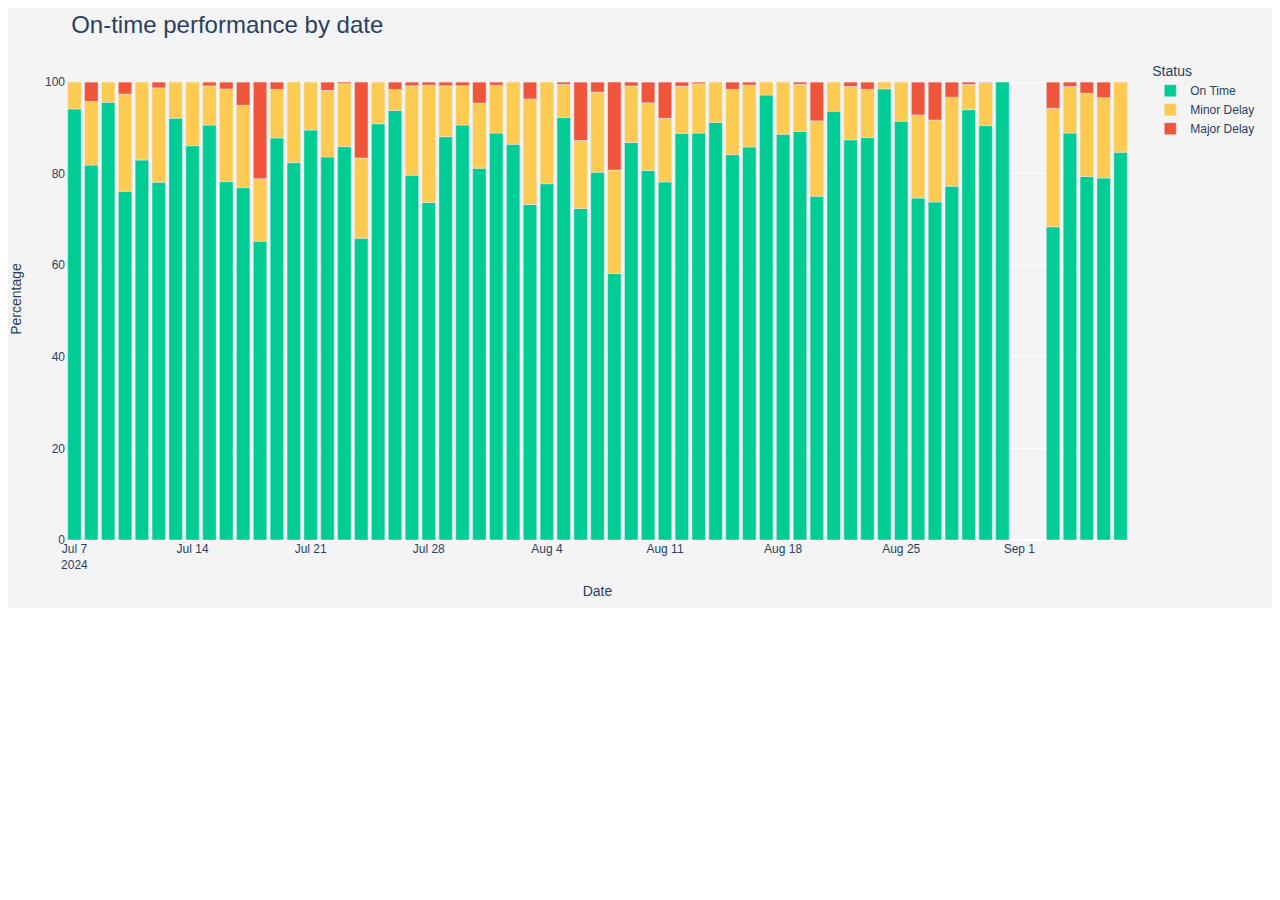
<file: site/static/daily_stats.html>
<html>
<head><meta charset="utf-8" /></head>
<body>
    <div>                        <script type="text/javascript">window.PlotlyConfig = {MathJaxConfig: 'local'};</script>
        <script charset="utf-8" src="https://cdn.plot.ly/plotly-2.35.0.min.js"></script>                <div id="28057f7d-d419-4aa2-b4c8-f2366bacb82e" class="plotly-graph-div" style="height:600px; width:100%;"></div>            <script type="text/javascript">                                    window.PLOTLYENV=window.PLOTLYENV || {};                                    if (document.getElementById("28057f7d-d419-4aa2-b4c8-f2366bacb82e")) {                    Plotly.newPlot(                        "28057f7d-d419-4aa2-b4c8-f2366bacb82e",                        [{"alignmentgroup":"True","hovertemplate":"Status=On Time\u003cbr\u003eDate=%{x}\u003cbr\u003ePercentage=%{y}\u003cextra\u003e\u003c\u002fextra\u003e","legendgroup":"On Time","marker":{"color":"#00CC96","pattern":{"shape":""}},"name":"On Time","offsetgroup":"On Time","orientation":"v","showlegend":true,"textposition":"auto","x":["2024-07-07","2024-07-08","2024-07-09","2024-07-10","2024-07-11","2024-07-12","2024-07-13","2024-07-14","2024-07-15","2024-07-16","2024-07-17","2024-07-18","2024-07-19","2024-07-20","2024-07-21","2024-07-22","2024-07-23","2024-07-24","2024-07-25","2024-07-26","2024-07-27","2024-07-28","2024-07-29","2024-07-30","2024-07-31","2024-08-01","2024-08-02","2024-08-03","2024-08-04","2024-08-05","2024-08-06","2024-08-07","2024-08-08","2024-08-09","2024-08-10","2024-08-11","2024-08-12","2024-08-13","2024-08-14","2024-08-15","2024-08-16","2024-08-17","2024-08-18","2024-08-19","2024-08-20","2024-08-21","2024-08-22","2024-08-23","2024-08-24","2024-08-25","2024-08-26","2024-08-27","2024-08-28","2024-08-29","2024-08-30","2024-08-31","2024-09-03","2024-09-04","2024-09-05","2024-09-06","2024-09-07"],"xaxis":"x","y":[94.14225941422593,81.87869822485207,95.60185185185185,76.16229923922232,82.98429319371728,78.12269031781227,92.12328767123287,86.10567514677103,90.61317183951552,78.27338129496403,76.9501054111033,65.26315789473685,87.81416603198781,82.41563055062167,89.54468802698145,83.65019011406845,85.91426071741033,65.893470790378,90.9090909090909,93.7857726901063,79.67479674796748,73.69308600337267,88.08479532163743,90.61946902654867,81.20243531202436,88.871834228703,86.42960812772134,73.26440177252584,77.81021897810218,92.26379201014585,72.40356083086054,80.32069970845481,58.18181818181818,86.82926829268293,80.70469798657717,78.18532818532819,88.80258899676376,88.86168910648715,91.18942731277532,84.1534612176814,85.83333333333333,97.1764705882353,88.60103626943005,89.20634920634922,75.0814332247557,93.6495791889824,87.39967897271268,87.88410886742757,98.52216748768473,91.46757679180887,74.68354430379746,73.8296239447429,77.26415094339623,93.97071490094746,90.50042408821035,100.0,68.39266450916936,88.87795275590551,79.37427578215527,79.06482465462274,84.6938775510204],"yaxis":"y","type":"bar"},{"alignmentgroup":"True","hovertemplate":"Status=Minor Delay\u003cbr\u003eDate=%{x}\u003cbr\u003ePercentage=%{y}\u003cextra\u003e\u003c\u002fextra\u003e","legendgroup":"Minor Delay","marker":{"color":"#FECB52","pattern":{"shape":""}},"name":"Minor Delay","offsetgroup":"Minor Delay","orientation":"v","showlegend":true,"textposition":"auto","x":["2024-07-07","2024-07-08","2024-07-09","2024-07-10","2024-07-11","2024-07-12","2024-07-13","2024-07-14","2024-07-15","2024-07-16","2024-07-17","2024-07-18","2024-07-19","2024-07-20","2024-07-21","2024-07-22","2024-07-23","2024-07-24","2024-07-25","2024-07-26","2024-07-27","2024-07-28","2024-07-29","2024-07-30","2024-07-31","2024-08-01","2024-08-02","2024-08-03","2024-08-04","2024-08-05","2024-08-06","2024-08-07","2024-08-08","2024-08-09","2024-08-10","2024-08-11","2024-08-12","2024-08-13","2024-08-14","2024-08-15","2024-08-16","2024-08-17","2024-08-18","2024-08-19","2024-08-20","2024-08-21","2024-08-22","2024-08-23","2024-08-24","2024-08-25","2024-08-26","2024-08-27","2024-08-28","2024-08-29","2024-08-30","2024-08-31","2024-09-03","2024-09-04","2024-09-05","2024-09-06","2024-09-07"],"xaxis":"x","y":[5.857740585774058,13.905325443786982,4.398148148148148,21.21724429416737,17.015706806282722,20.620842572062084,7.876712328767123,13.894324853228962,8.554125662376986,20.215827338129497,17.990161630358397,13.603238866396762,10.586443259710586,17.584369449378332,10.45531197301855,14.52471482889734,13.73578302712161,17.525773195876287,9.090909090909092,4.578904333605887,19.51219512195122,25.632377740303543,11.11111111111111,8.584070796460178,14.231354642313546,10.437452033768228,13.570391872278664,23.042836041358935,22.18978102189781,7.228915662650602,14.836795252225517,17.49271137026239,22.597402597402596,12.334494773519165,14.76510067114094,13.8996138996139,10.29126213592233,10.771113831089352,8.81057268722467,14.261884904086738,13.5,2.823529411764706,11.398963730569948,10.317460317460316,16.449511400651463,6.350420811017597,11.637239165329053,10.535557506584723,1.477832512315271,8.532423208191126,18.143459915611814,17.88181120491174,19.433962264150946,5.512489233419466,9.414758269720101,null,25.88996763754045,10.137795275590552,18.192352259559673,17.534537725823593,15.306122448979592],"yaxis":"y","type":"bar"},{"alignmentgroup":"True","hovertemplate":"Status=Major Delay\u003cbr\u003eDate=%{x}\u003cbr\u003ePercentage=%{y}\u003cextra\u003e\u003c\u002fextra\u003e","legendgroup":"Major Delay","marker":{"color":"#EF553B","pattern":{"shape":""}},"name":"Major Delay","offsetgroup":"Major Delay","orientation":"v","showlegend":true,"textposition":"auto","x":["2024-07-07","2024-07-08","2024-07-09","2024-07-10","2024-07-11","2024-07-12","2024-07-13","2024-07-14","2024-07-15","2024-07-16","2024-07-17","2024-07-18","2024-07-19","2024-07-20","2024-07-21","2024-07-22","2024-07-23","2024-07-24","2024-07-25","2024-07-26","2024-07-27","2024-07-28","2024-07-29","2024-07-30","2024-07-31","2024-08-01","2024-08-02","2024-08-03","2024-08-04","2024-08-05","2024-08-06","2024-08-07","2024-08-08","2024-08-09","2024-08-10","2024-08-11","2024-08-12","2024-08-13","2024-08-14","2024-08-15","2024-08-16","2024-08-17","2024-08-18","2024-08-19","2024-08-20","2024-08-21","2024-08-22","2024-08-23","2024-08-24","2024-08-25","2024-08-26","2024-08-27","2024-08-28","2024-08-29","2024-08-30","2024-08-31","2024-09-03","2024-09-04","2024-09-05","2024-09-06","2024-09-07"],"xaxis":"x","y":[null,4.215976331360947,null,2.6204564666103125,null,1.2564671101256468,null,null,0.8327024981074944,1.5107913669064748,5.0597329585383,21.133603238866396,1.5993907083015995,null,null,1.8250950570342206,0.3499562554680665,16.580756013745702,null,1.6353229762878168,0.8130081300813009,0.6745362563237773,0.804093567251462,0.7964601769911505,4.5662100456621,0.6907137375287797,null,3.6927621861152145,null,0.507292327203551,12.759643916913946,2.186588921282799,19.22077922077922,0.8362369337979094,4.530201342281879,7.915057915057915,0.9061488673139159,0.36719706242350064,null,1.58465387823186,0.6666666666666667,null,null,0.4761904761904762,8.469055374592834,null,0.9630818619582664,1.5803336259877085,null,null,7.172995780590717,8.288564850345356,3.30188679245283,0.516795865633075,0.08481764206955046,null,5.717367853290183,0.984251968503937,2.4333719582850524,3.4006376195536663,null],"yaxis":"y","type":"bar"}],                        {"template":{"data":{"histogram2dcontour":[{"type":"histogram2dcontour","colorbar":{"outlinewidth":0,"ticks":""},"colorscale":[[0.0,"#0d0887"],[0.1111111111111111,"#46039f"],[0.2222222222222222,"#7201a8"],[0.3333333333333333,"#9c179e"],[0.4444444444444444,"#bd3786"],[0.5555555555555556,"#d8576b"],[0.6666666666666666,"#ed7953"],[0.7777777777777778,"#fb9f3a"],[0.8888888888888888,"#fdca26"],[1.0,"#f0f921"]]}],"choropleth":[{"type":"choropleth","colorbar":{"outlinewidth":0,"ticks":""}}],"histogram2d":[{"type":"histogram2d","colorbar":{"outlinewidth":0,"ticks":""},"colorscale":[[0.0,"#0d0887"],[0.1111111111111111,"#46039f"],[0.2222222222222222,"#7201a8"],[0.3333333333333333,"#9c179e"],[0.4444444444444444,"#bd3786"],[0.5555555555555556,"#d8576b"],[0.6666666666666666,"#ed7953"],[0.7777777777777778,"#fb9f3a"],[0.8888888888888888,"#fdca26"],[1.0,"#f0f921"]]}],"heatmap":[{"type":"heatmap","colorbar":{"outlinewidth":0,"ticks":""},"colorscale":[[0.0,"#0d0887"],[0.1111111111111111,"#46039f"],[0.2222222222222222,"#7201a8"],[0.3333333333333333,"#9c179e"],[0.4444444444444444,"#bd3786"],[0.5555555555555556,"#d8576b"],[0.6666666666666666,"#ed7953"],[0.7777777777777778,"#fb9f3a"],[0.8888888888888888,"#fdca26"],[1.0,"#f0f921"]]}],"heatmapgl":[{"type":"heatmapgl","colorbar":{"outlinewidth":0,"ticks":""},"colorscale":[[0.0,"#0d0887"],[0.1111111111111111,"#46039f"],[0.2222222222222222,"#7201a8"],[0.3333333333333333,"#9c179e"],[0.4444444444444444,"#bd3786"],[0.5555555555555556,"#d8576b"],[0.6666666666666666,"#ed7953"],[0.7777777777777778,"#fb9f3a"],[0.8888888888888888,"#fdca26"],[1.0,"#f0f921"]]}],"contourcarpet":[{"type":"contourcarpet","colorbar":{"outlinewidth":0,"ticks":""}}],"contour":[{"type":"contour","colorbar":{"outlinewidth":0,"ticks":""},"colorscale":[[0.0,"#0d0887"],[0.1111111111111111,"#46039f"],[0.2222222222222222,"#7201a8"],[0.3333333333333333,"#9c179e"],[0.4444444444444444,"#bd3786"],[0.5555555555555556,"#d8576b"],[0.6666666666666666,"#ed7953"],[0.7777777777777778,"#fb9f3a"],[0.8888888888888888,"#fdca26"],[1.0,"#f0f921"]]}],"surface":[{"type":"surface","colorbar":{"outlinewidth":0,"ticks":""},"colorscale":[[0.0,"#0d0887"],[0.1111111111111111,"#46039f"],[0.2222222222222222,"#7201a8"],[0.3333333333333333,"#9c179e"],[0.4444444444444444,"#bd3786"],[0.5555555555555556,"#d8576b"],[0.6666666666666666,"#ed7953"],[0.7777777777777778,"#fb9f3a"],[0.8888888888888888,"#fdca26"],[1.0,"#f0f921"]]}],"mesh3d":[{"type":"mesh3d","colorbar":{"outlinewidth":0,"ticks":""}}],"scatter":[{"fillpattern":{"fillmode":"overlay","size":10,"solidity":0.2},"type":"scatter"}],"parcoords":[{"type":"parcoords","line":{"colorbar":{"outlinewidth":0,"ticks":""}}}],"scatterpolargl":[{"type":"scatterpolargl","marker":{"colorbar":{"outlinewidth":0,"ticks":""}}}],"bar":[{"error_x":{"color":"#2a3f5f"},"error_y":{"color":"#2a3f5f"},"marker":{"line":{"color":"#E5ECF6","width":0.5},"pattern":{"fillmode":"overlay","size":10,"solidity":0.2}},"type":"bar"}],"scattergeo":[{"type":"scattergeo","marker":{"colorbar":{"outlinewidth":0,"ticks":""}}}],"scatterpolar":[{"type":"scatterpolar","marker":{"colorbar":{"outlinewidth":0,"ticks":""}}}],"histogram":[{"marker":{"pattern":{"fillmode":"overlay","size":10,"solidity":0.2}},"type":"histogram"}],"scattergl":[{"type":"scattergl","marker":{"colorbar":{"outlinewidth":0,"ticks":""}}}],"scatter3d":[{"type":"scatter3d","line":{"colorbar":{"outlinewidth":0,"ticks":""}},"marker":{"colorbar":{"outlinewidth":0,"ticks":""}}}],"scattermapbox":[{"type":"scattermapbox","marker":{"colorbar":{"outlinewidth":0,"ticks":""}}}],"scatterternary":[{"type":"scatterternary","marker":{"colorbar":{"outlinewidth":0,"ticks":""}}}],"scattercarpet":[{"type":"scattercarpet","marker":{"colorbar":{"outlinewidth":0,"ticks":""}}}],"carpet":[{"aaxis":{"endlinecolor":"#2a3f5f","gridcolor":"white","linecolor":"white","minorgridcolor":"white","startlinecolor":"#2a3f5f"},"baxis":{"endlinecolor":"#2a3f5f","gridcolor":"white","linecolor":"white","minorgridcolor":"white","startlinecolor":"#2a3f5f"},"type":"carpet"}],"table":[{"cells":{"fill":{"color":"#EBF0F8"},"line":{"color":"white"}},"header":{"fill":{"color":"#C8D4E3"},"line":{"color":"white"}},"type":"table"}],"barpolar":[{"marker":{"line":{"color":"#E5ECF6","width":0.5},"pattern":{"fillmode":"overlay","size":10,"solidity":0.2}},"type":"barpolar"}],"pie":[{"automargin":true,"type":"pie"}]},"layout":{"autotypenumbers":"strict","colorway":["#636efa","#EF553B","#00cc96","#ab63fa","#FFA15A","#19d3f3","#FF6692","#B6E880","#FF97FF","#FECB52"],"font":{"color":"#2a3f5f"},"hovermode":"closest","hoverlabel":{"align":"left"},"paper_bgcolor":"white","plot_bgcolor":"#E5ECF6","polar":{"bgcolor":"#E5ECF6","angularaxis":{"gridcolor":"white","linecolor":"white","ticks":""},"radialaxis":{"gridcolor":"white","linecolor":"white","ticks":""}},"ternary":{"bgcolor":"#E5ECF6","aaxis":{"gridcolor":"white","linecolor":"white","ticks":""},"baxis":{"gridcolor":"white","linecolor":"white","ticks":""},"caxis":{"gridcolor":"white","linecolor":"white","ticks":""}},"coloraxis":{"colorbar":{"outlinewidth":0,"ticks":""}},"colorscale":{"sequential":[[0.0,"#0d0887"],[0.1111111111111111,"#46039f"],[0.2222222222222222,"#7201a8"],[0.3333333333333333,"#9c179e"],[0.4444444444444444,"#bd3786"],[0.5555555555555556,"#d8576b"],[0.6666666666666666,"#ed7953"],[0.7777777777777778,"#fb9f3a"],[0.8888888888888888,"#fdca26"],[1.0,"#f0f921"]],"sequentialminus":[[0.0,"#0d0887"],[0.1111111111111111,"#46039f"],[0.2222222222222222,"#7201a8"],[0.3333333333333333,"#9c179e"],[0.4444444444444444,"#bd3786"],[0.5555555555555556,"#d8576b"],[0.6666666666666666,"#ed7953"],[0.7777777777777778,"#fb9f3a"],[0.8888888888888888,"#fdca26"],[1.0,"#f0f921"]],"diverging":[[0,"#8e0152"],[0.1,"#c51b7d"],[0.2,"#de77ae"],[0.3,"#f1b6da"],[0.4,"#fde0ef"],[0.5,"#f7f7f7"],[0.6,"#e6f5d0"],[0.7,"#b8e186"],[0.8,"#7fbc41"],[0.9,"#4d9221"],[1,"#276419"]]},"xaxis":{"gridcolor":"white","linecolor":"white","ticks":"","title":{"standoff":15},"zerolinecolor":"white","automargin":true,"zerolinewidth":2},"yaxis":{"gridcolor":"white","linecolor":"white","ticks":"","title":{"standoff":15},"zerolinecolor":"white","automargin":true,"zerolinewidth":2},"scene":{"xaxis":{"backgroundcolor":"#E5ECF6","gridcolor":"white","linecolor":"white","showbackground":true,"ticks":"","zerolinecolor":"white","gridwidth":2},"yaxis":{"backgroundcolor":"#E5ECF6","gridcolor":"white","linecolor":"white","showbackground":true,"ticks":"","zerolinecolor":"white","gridwidth":2},"zaxis":{"backgroundcolor":"#E5ECF6","gridcolor":"white","linecolor":"white","showbackground":true,"ticks":"","zerolinecolor":"white","gridwidth":2}},"shapedefaults":{"line":{"color":"#2a3f5f"}},"annotationdefaults":{"arrowcolor":"#2a3f5f","arrowhead":0,"arrowwidth":1},"geo":{"bgcolor":"white","landcolor":"#E5ECF6","subunitcolor":"white","showland":true,"showlakes":true,"lakecolor":"white"},"title":{"x":0.05},"mapbox":{"style":"light"}}},"xaxis":{"anchor":"y","domain":[0.0,1.0],"title":{"text":"Date"}},"yaxis":{"anchor":"x","domain":[0.0,1.0],"title":{"text":"Percentage"}},"legend":{"title":{"text":"Status"},"tracegroupgap":0},"title":{"text":"On-time performance by date","font":{"size":24}},"barmode":"relative","margin":{"l":20,"r":20,"t":50,"b":20},"plot_bgcolor":"#f4f4f4","paper_bgcolor":"#f4f4f4","autosize":true,"height":600},                        {"responsive": true}                    )                };                            </script>        </div>
</body>
</html>
</file>
<file: docs/styles.css>
/* Basic styling */
body {
    font-family: 'Arial', sans-serif;
    margin: 0;
    padding: 0;
    background-color: #f4f4f4;
}

.header {
    text-align: center;
    background-color: #007bff;
    color: white;
    padding: 50px 0;
}

h1 {
    font-size: 3rem;
    margin: 0;
}

p {
    font-size: 1.2rem;
}

/* Section styling */
.section {
    padding: 80px 20px;
    min-height: 100vh;
    text-align: center;
    opacity: 0;
    transform: translateY(100px);
    transition: opacity 0.6s ease-out, transform 0.6s ease-out;
}

.section.active {
    opacity: 1;
    transform: translateY(0);
}

/* Styling for the on-time percentage */
#on-time-performance-percentage {
    font-size: 8rem;
    font-weight: bold;
    color: #007bff;
    margin-top: 20px;
}

iframe {
    width: 90%;
    height: 800px;
    border: none;
    margin-top: 20px;
}

/* Methodology Section - Left Justify */
#methodology {
    text-align: left;
    margin-left: auto;
    margin-right: auto;
    width: 80%;
    /* Optional: to control the width of the content */
}

/* Style for scroll indicator */
.scroll-indicator {
    text-align: center;
    margin-top: 50px;
}

.scroll-indicator span {
    display: block;
    font-size: 1.2rem;
    color: #007bff;
    /* Adjust color */
    margin-bottom: 10px;
}

/* Arrow styling */
.scroll-indicator .arrow {
    width: 24px;
    height: 24px;
    border-bottom: 3px solid #007bff;
    border-right: 3px solid #007bff;
    transform: rotate(45deg);
    margin: 0 auto;
    animation: bounce 2s infinite;
}

/* Bounce animation for the arrow */
@keyframes bounce {

    0%,
    20%,
    50%,
    80%,
    100% {
        transform: translateY(0) rotate(45deg);
    }

    40% {
        transform: translateY(10px) rotate(45deg);
    }

    60% {
        transform: translateY(5px) rotate(45deg);
    }
}
</file>
<file: site/styles.css>
/* Basic styling */
body {
    font-family: 'Arial', sans-serif;
    margin: 0;
    padding: 0;
    background-color: #f4f4f4;
}

.header {
    text-align: center;
    background-color: #007bff;
    color: white;
    padding: 50px 0;
}

h1 {
    font-size: 3rem;
    margin: 0;
}

p {
    font-size: 1.2rem;
}

/* Section styling */
.section {
    padding: 80px 20px;
    min-height: 100vh;
    text-align: center;
    opacity: 0;
    transform: translateY(100px);
    transition: opacity 0.6s ease-out, transform 0.6s ease-out;
}

.section.active {
    opacity: 1;
    transform: translateY(0);
}

/* Styling for the on-time percentage */
#on-time-performance-percentage {
    font-size: 8rem;
    font-weight: bold;
    color: #007bff;
    margin-top: 20px;
}

iframe {
    width: 90%;
    height: 800px;
    border: none;
    margin-top: 20px;
}

/* Methodology Section - Left Justify */
#methodology {
    text-align: left;
    margin-left: auto;
    margin-right: auto;
    width: 80%;
    /* Optional: to control the width of the content */
}
</file>
